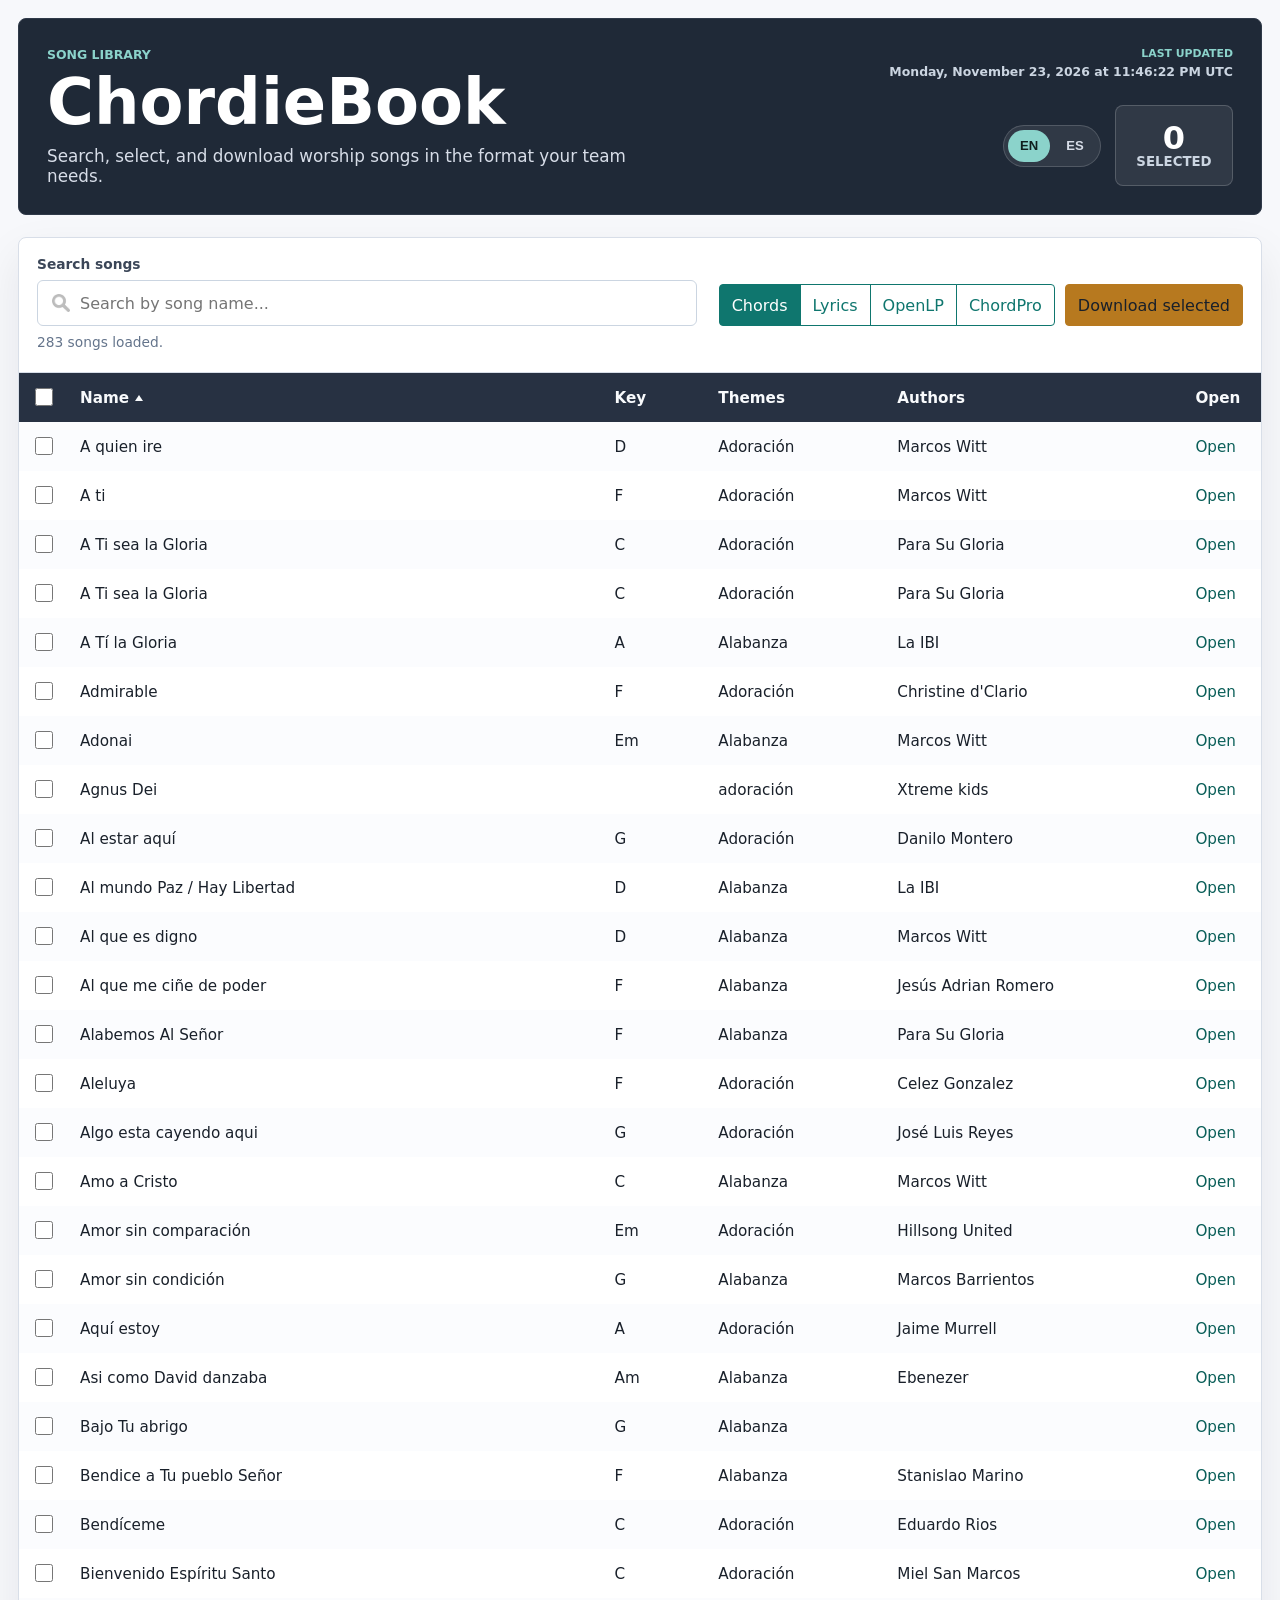
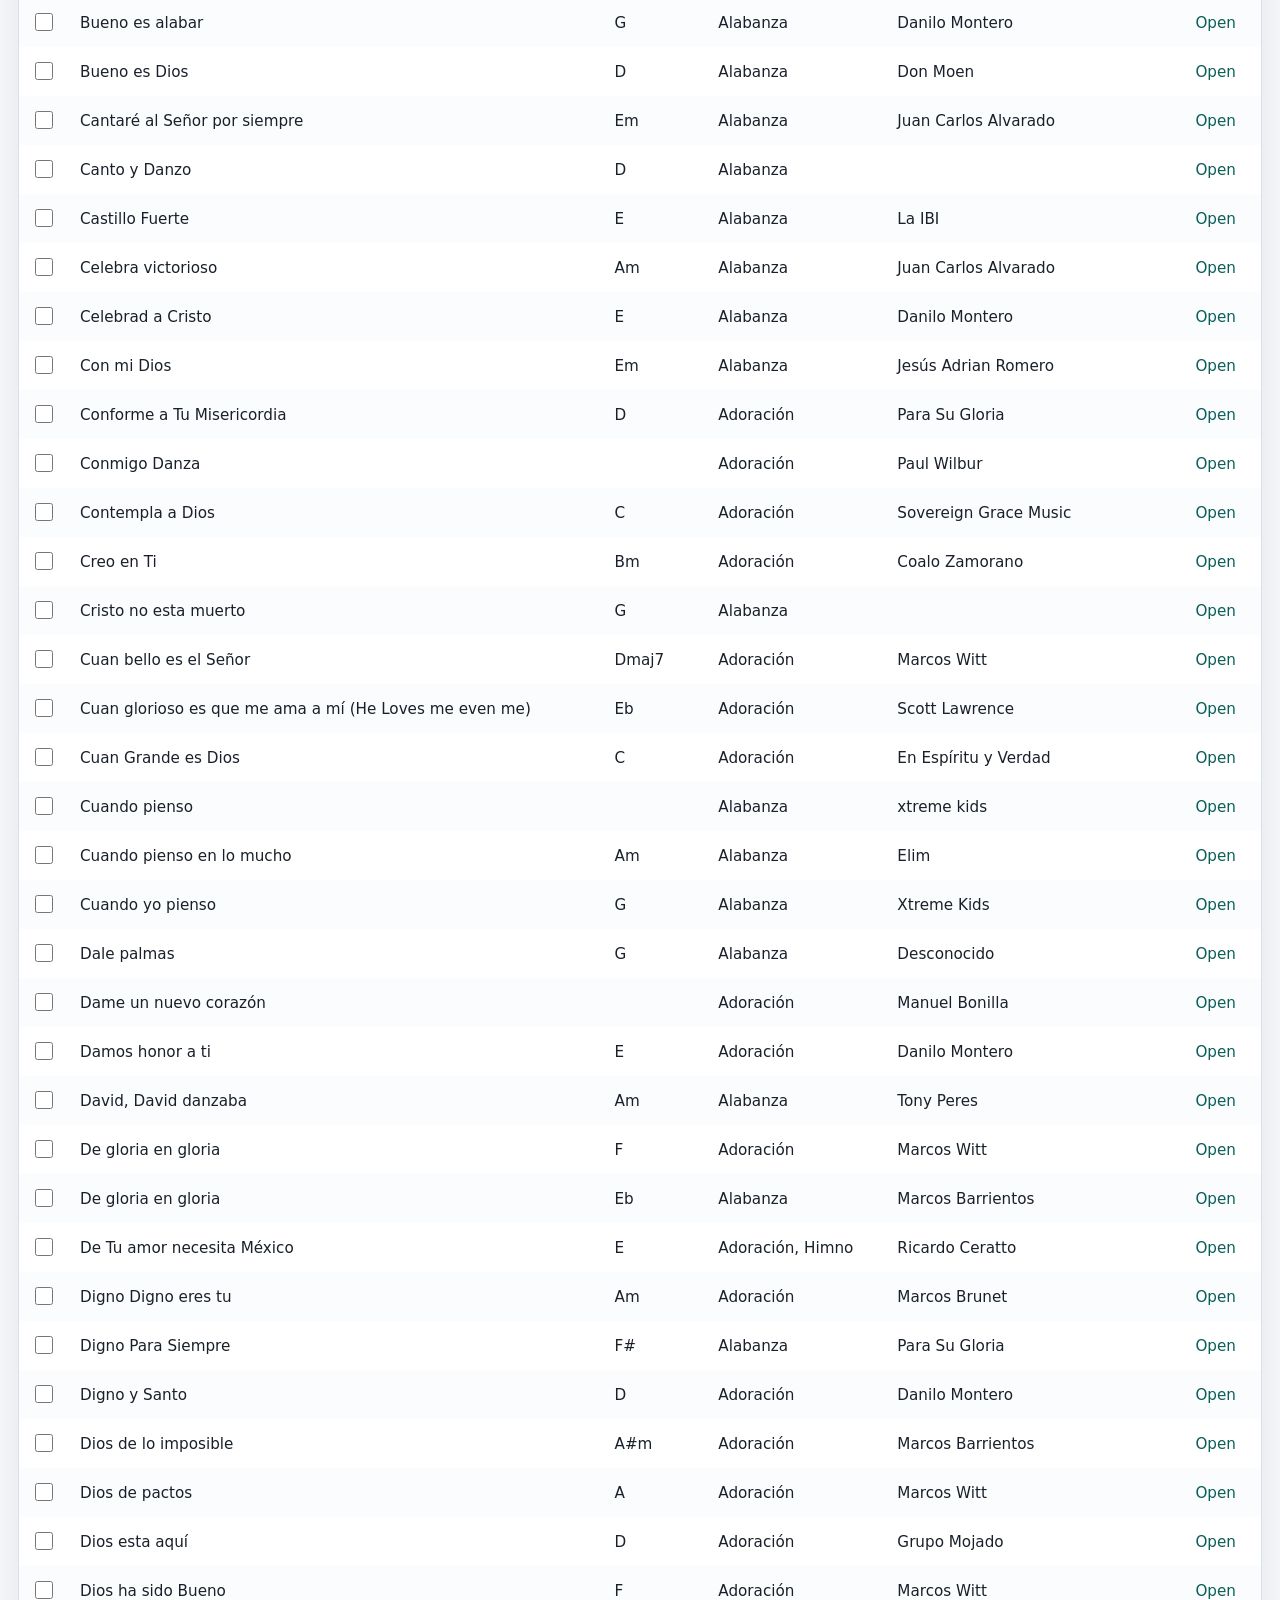
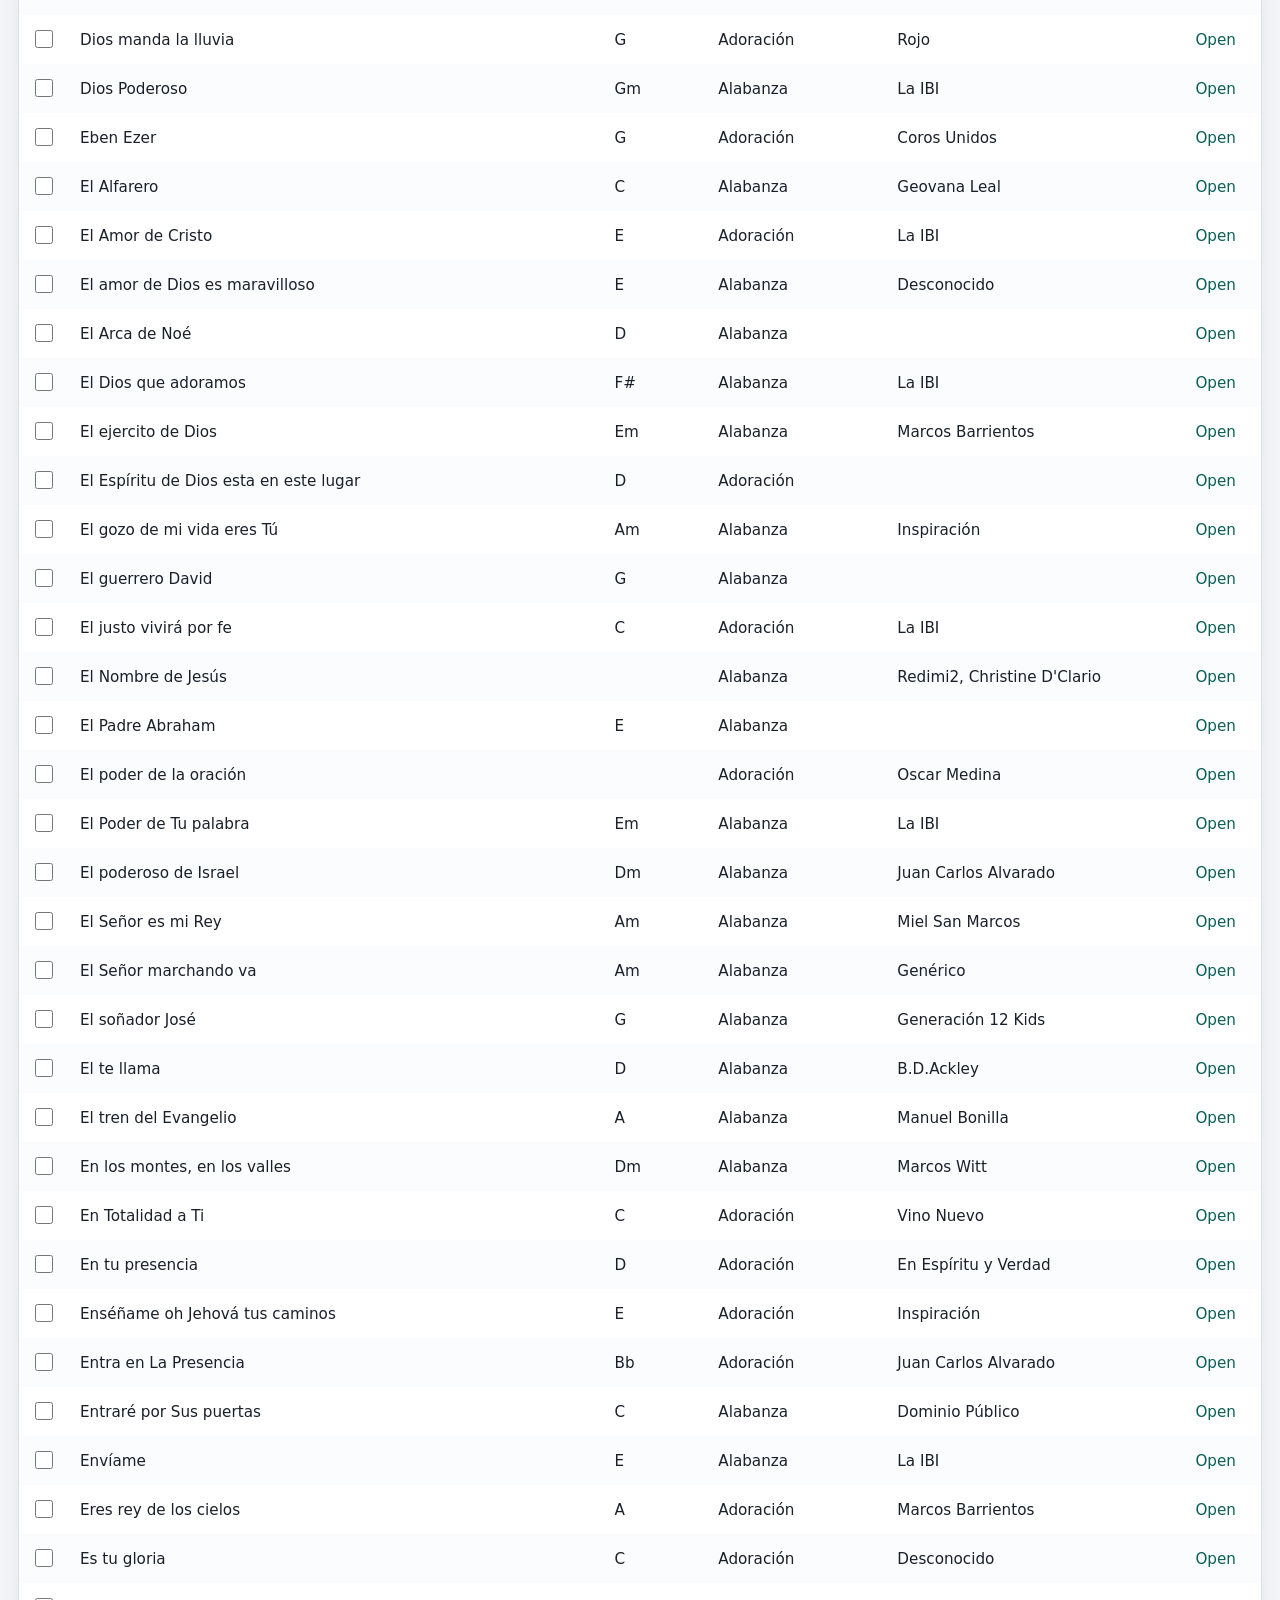
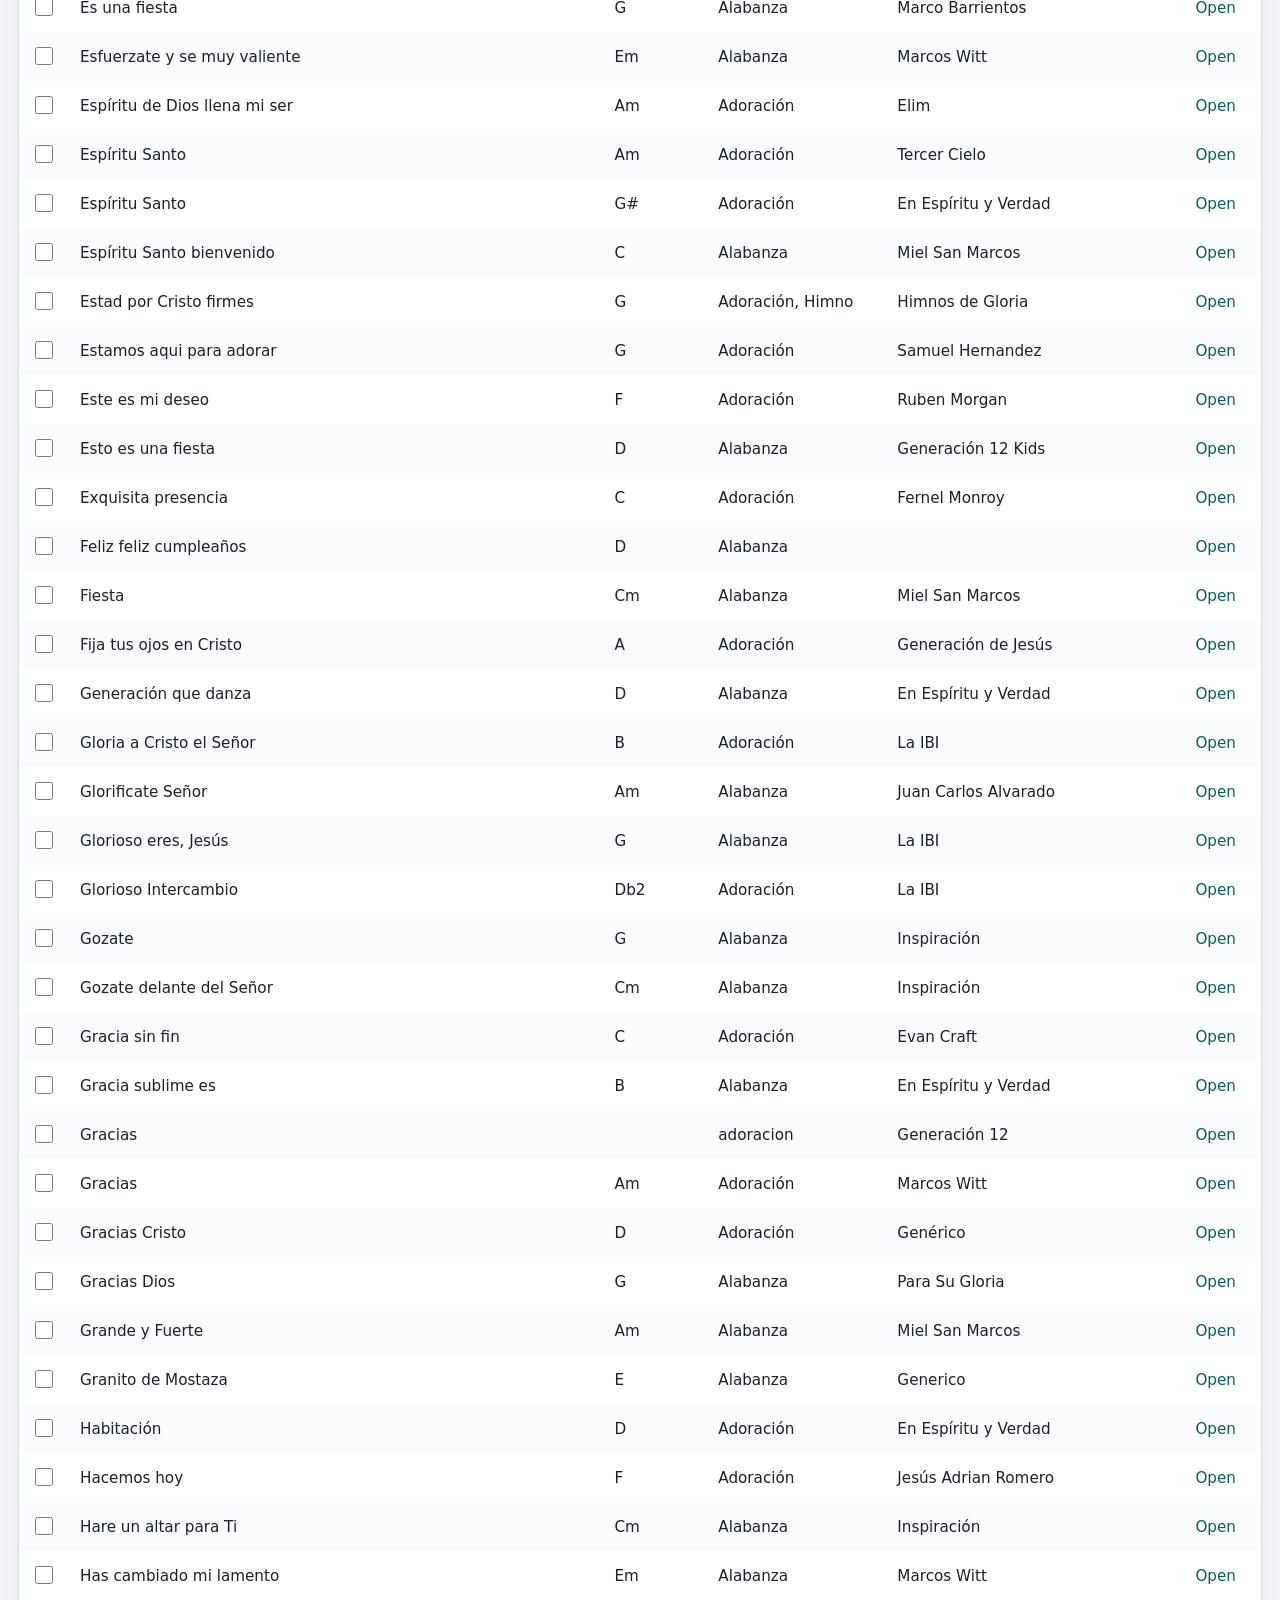
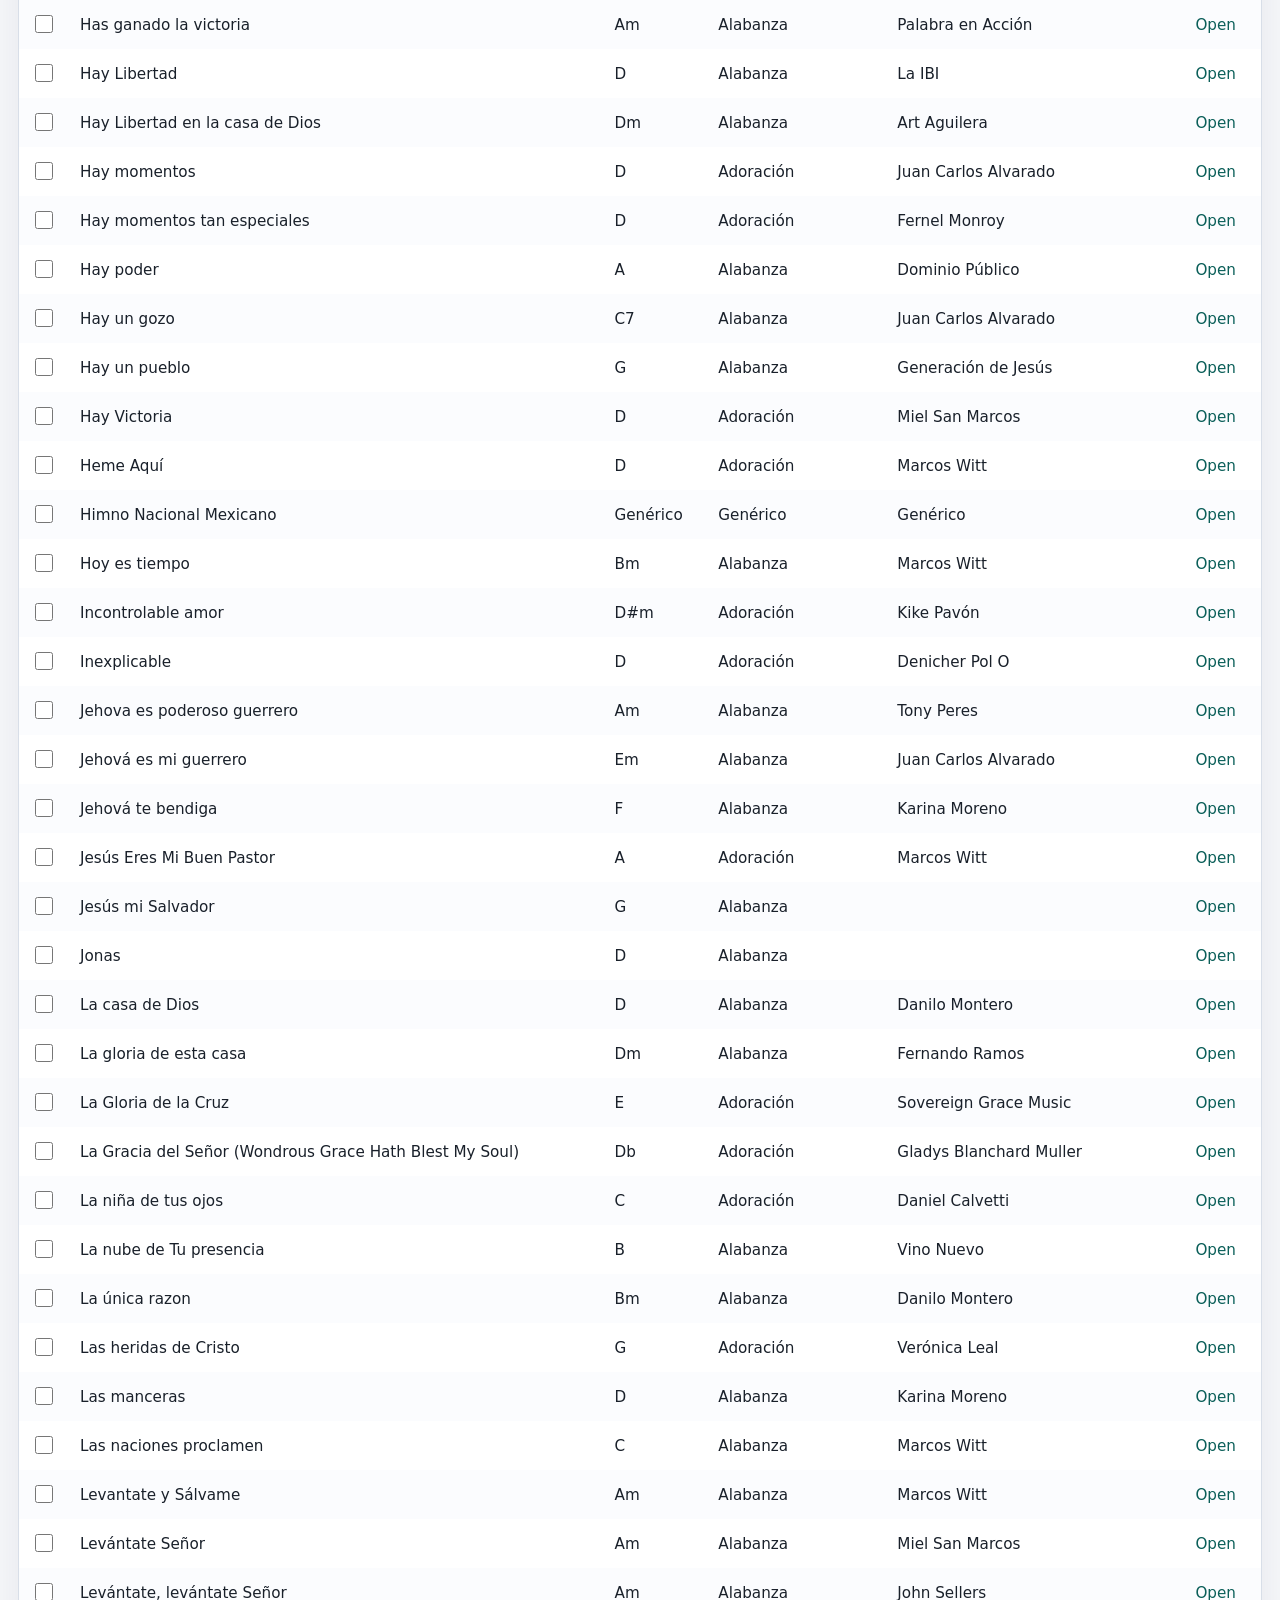
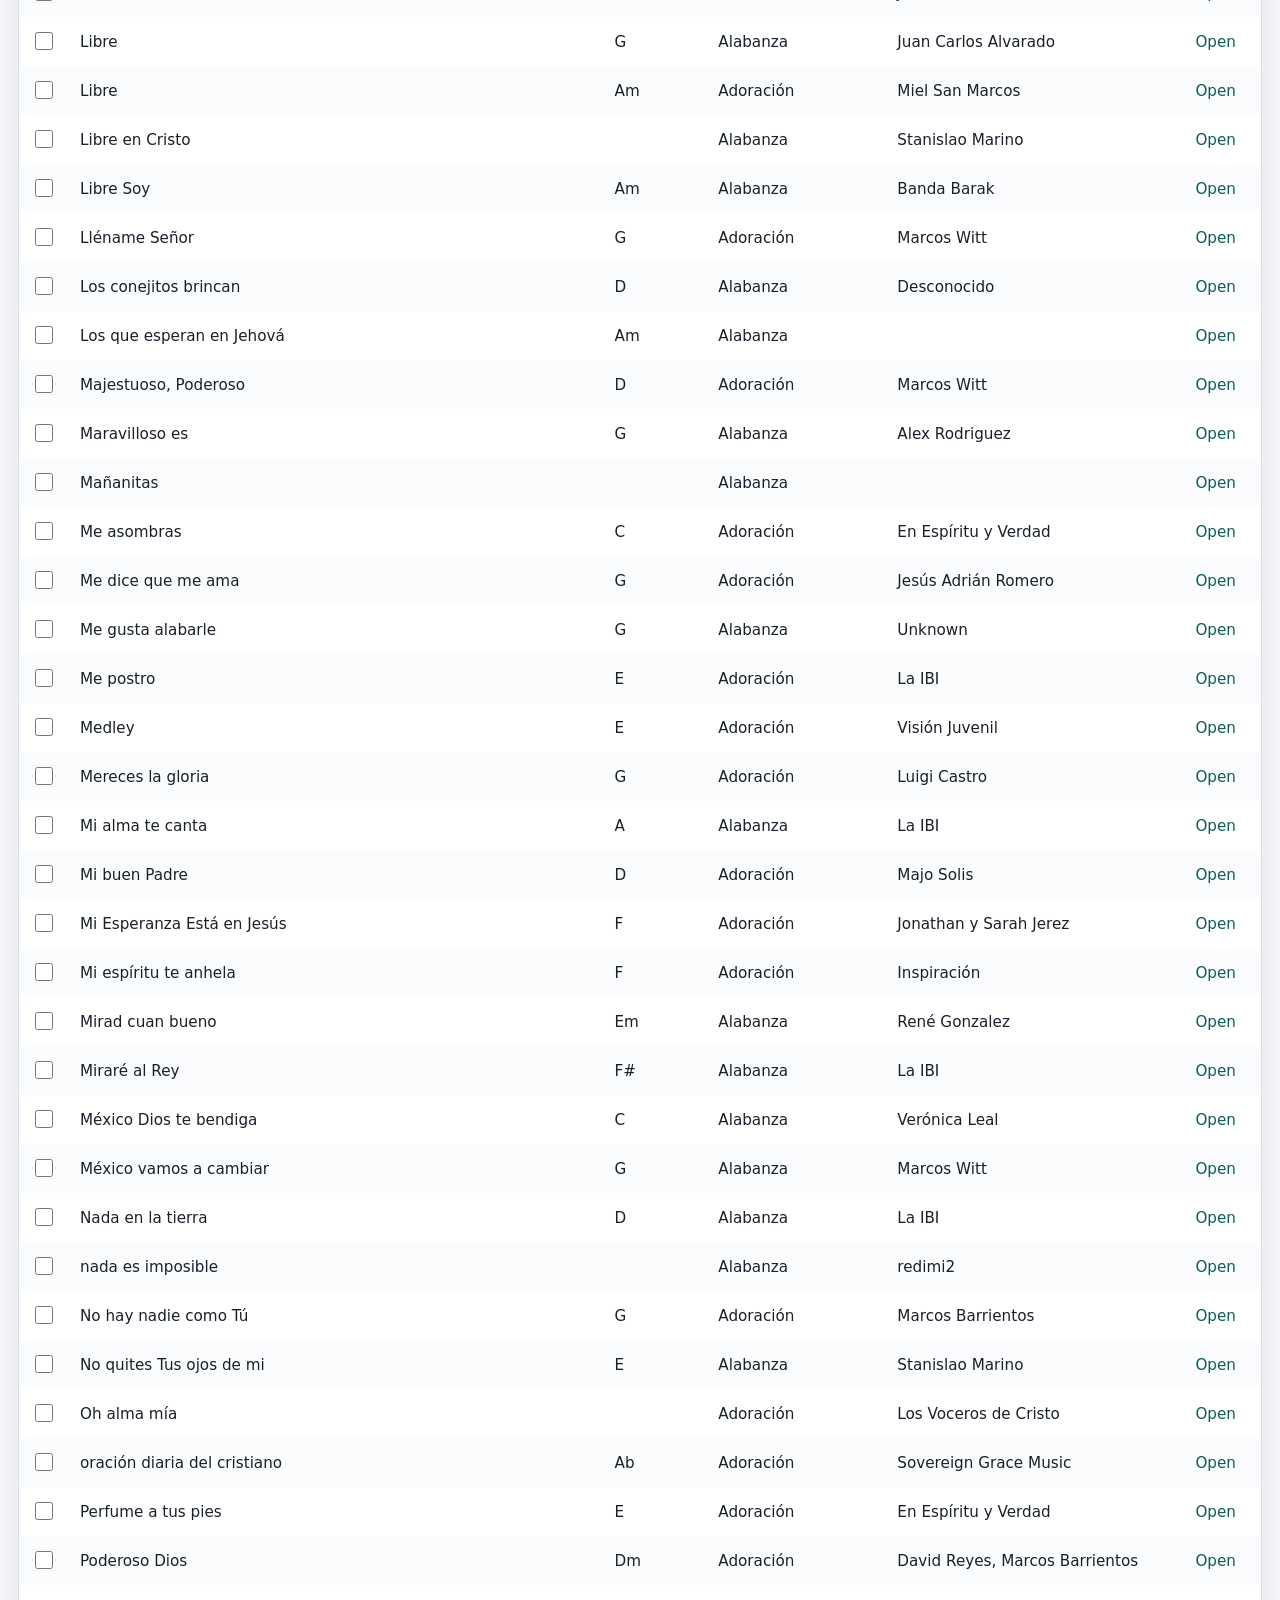
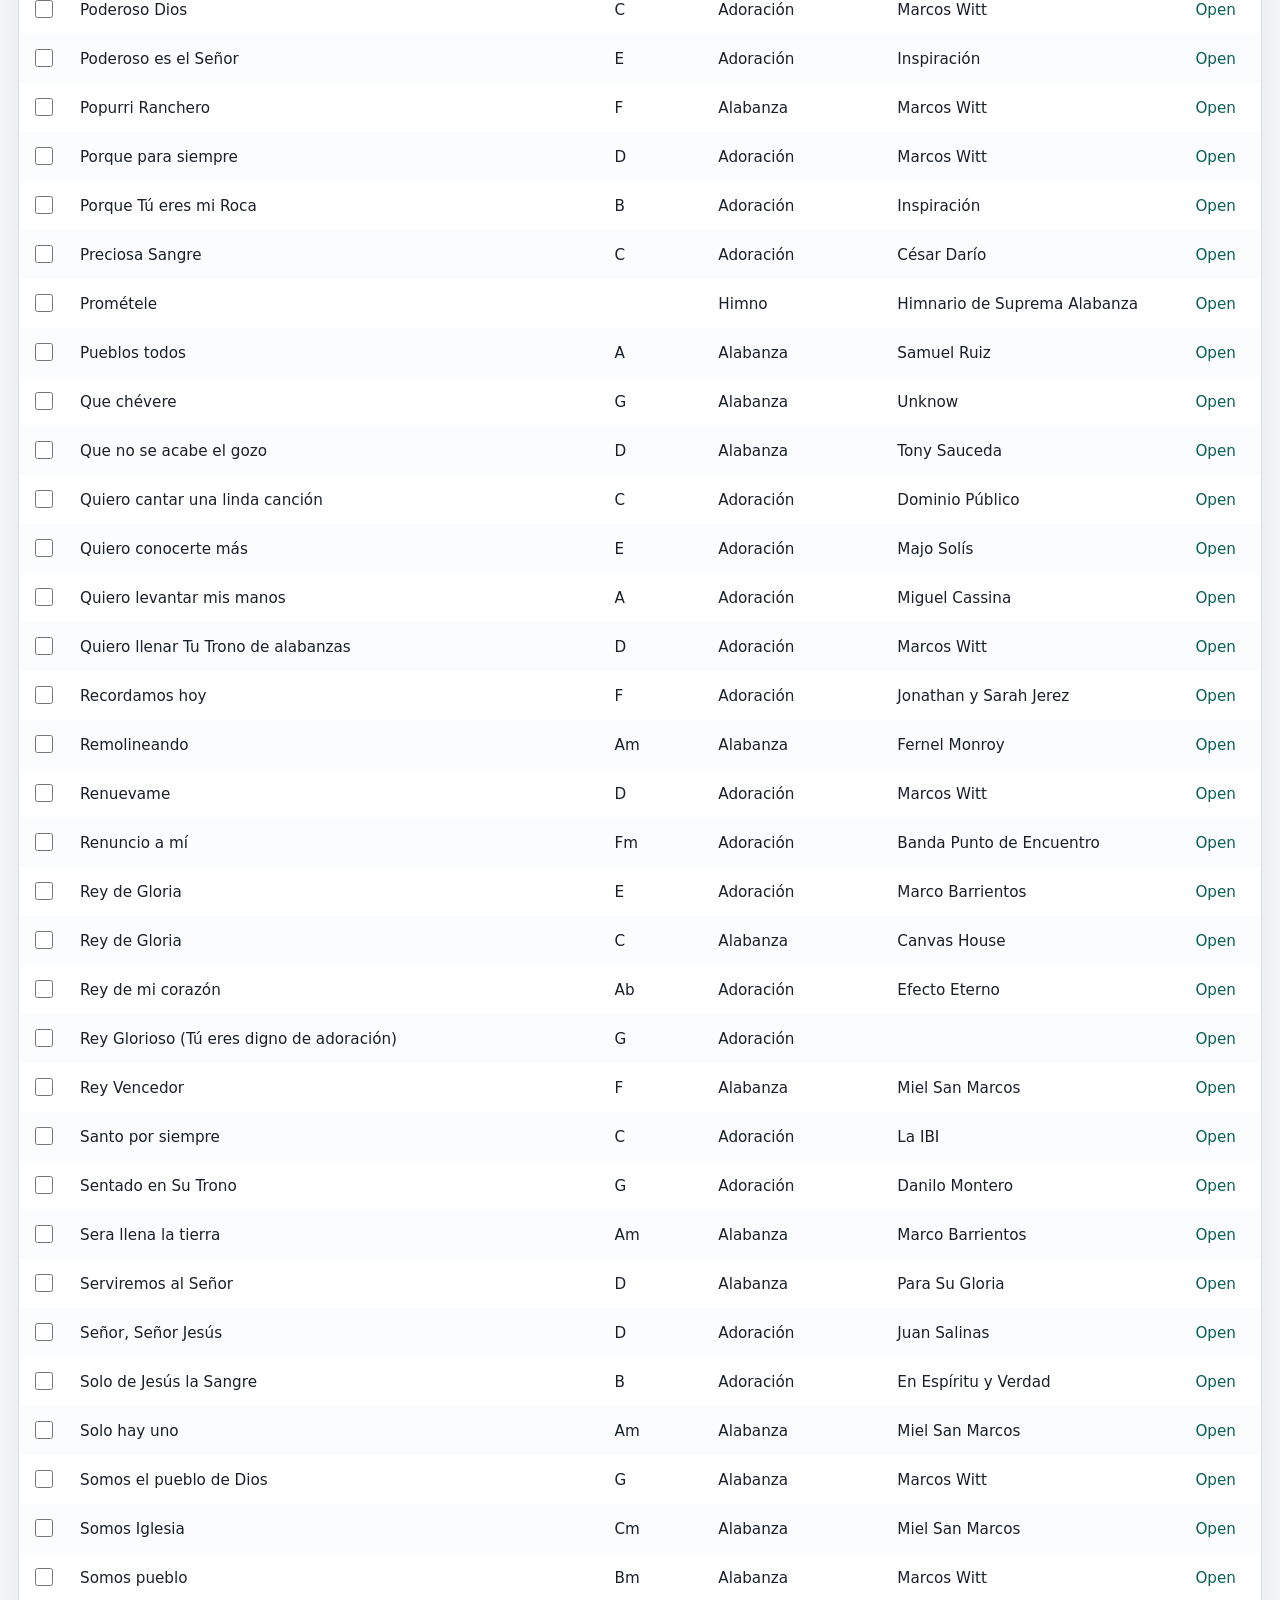
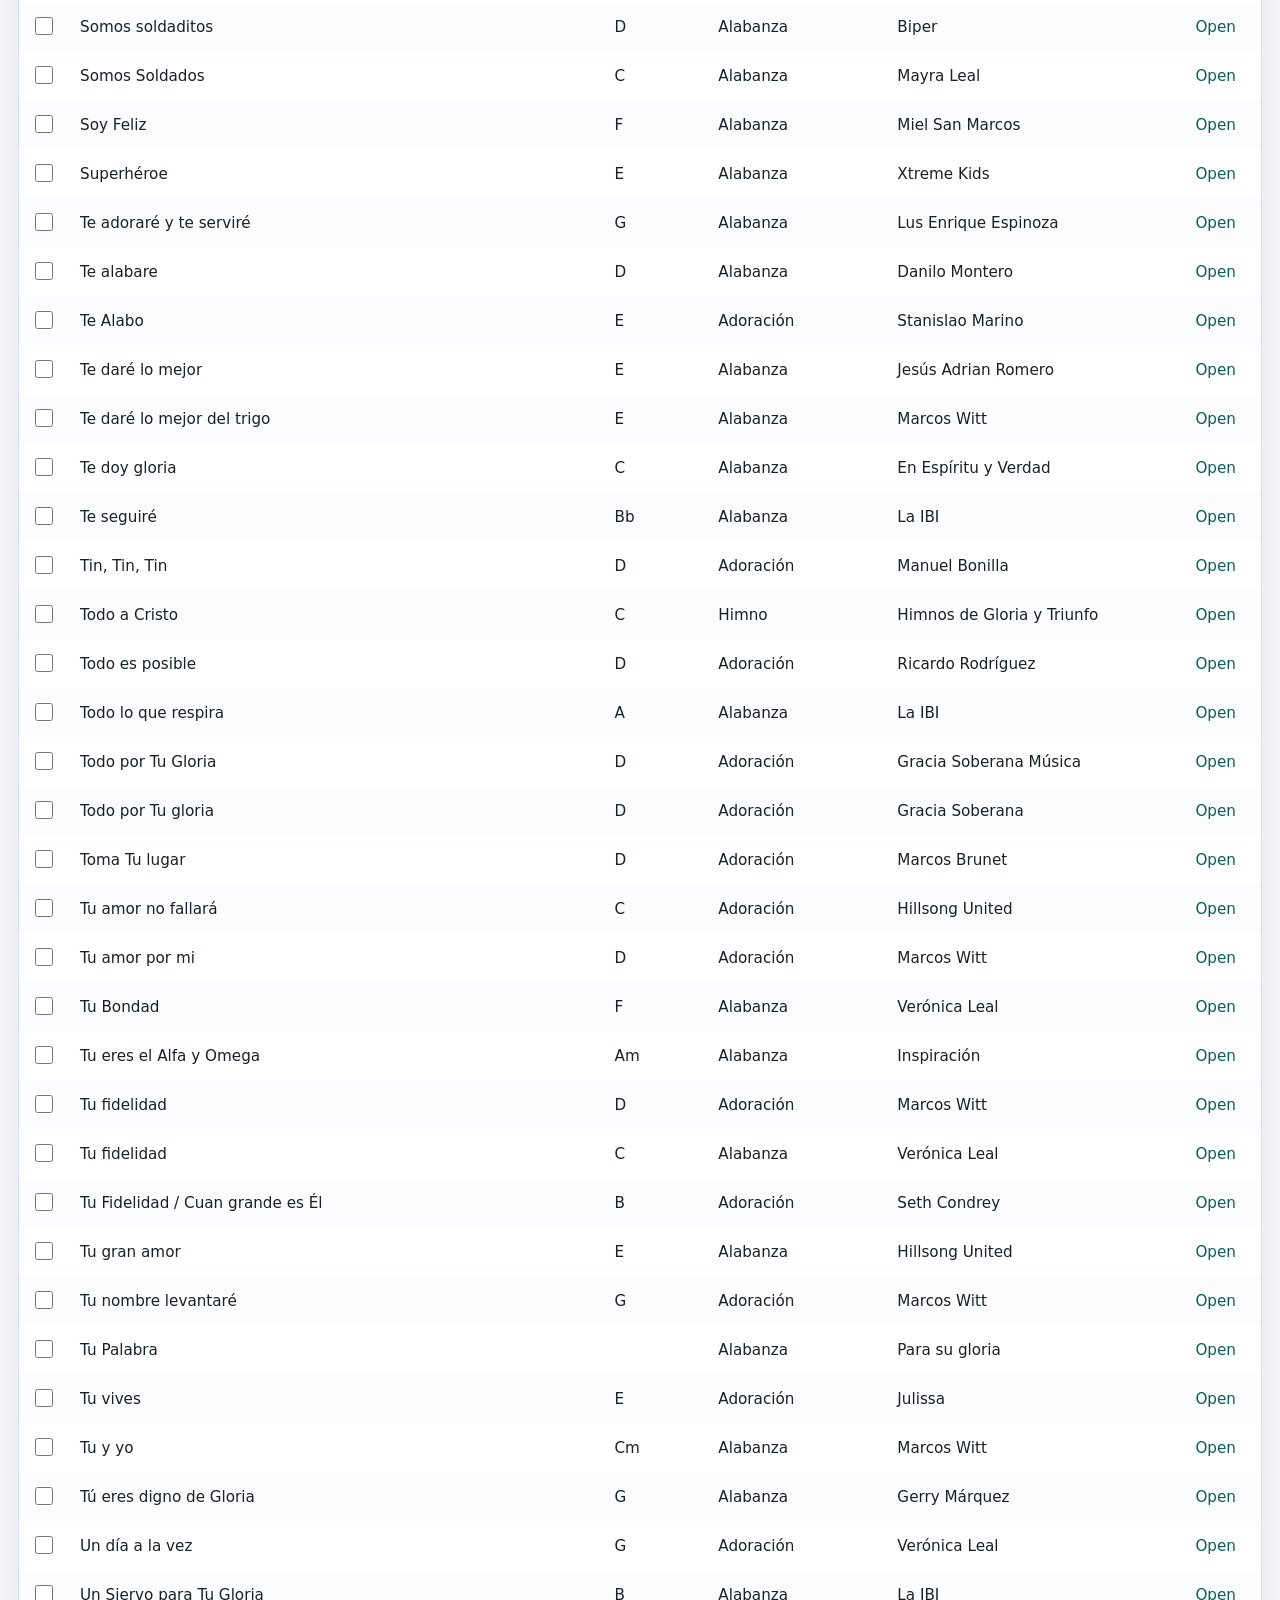
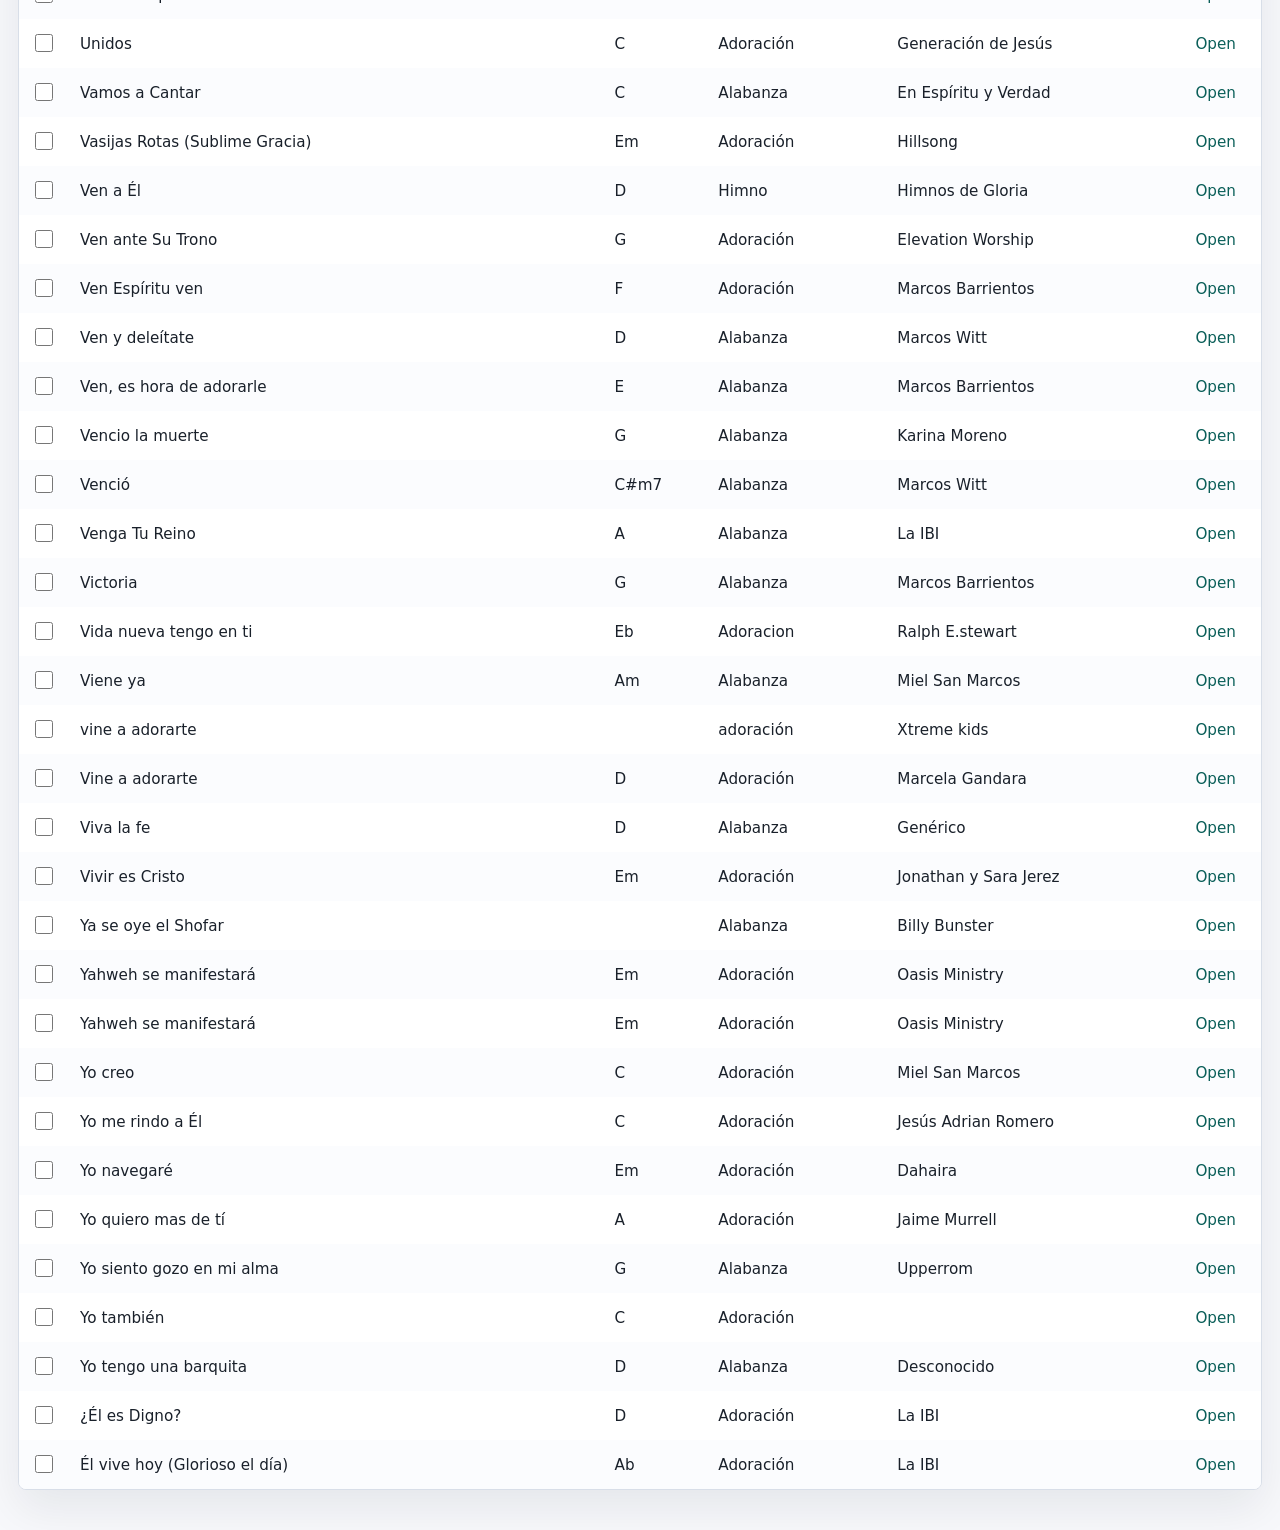
<file: index.html>
<!DOCTYPE html>
<html lang="en">
  <head>
    <meta charset="utf-8">
    <meta name="viewport" content="width=device-width, initial-scale=1">
    <title>ChordieBook</title>
    <link rel="preload" href="data/data.json" as="fetch" crossorigin="anonymous">
    <link rel="stylesheet" href="css/style.min.css">
  </head>
  <body>
    <main role="main" class="container-fluid app-main" data-download-catalog="data/downloads.json">
      <section class="top-bar" aria-labelledby="page-title">
        <div class="top-bar-copy">
          <p class="eyebrow" data-i18n="eyebrow">Song library</p>
          <h1 id="page-title">ChordieBook</h1>
          <p data-i18n="heroDescription">Search, select, and download worship songs in the format your team needs.</p>
        </div>
        <div class="top-bar-meta">
          <p class="content-updated">
            <span data-i18n="lastUpdated">Last updated</span>
            <time id="contentUpdatedAt" datetime="2026-11-23T23:46:22Z">Monday, November 23, 2026 23:46:22 UTC</time>
          </p>
          <div class="top-bar-actions">
            <div class="language-switch" role="group" aria-label="Language">
              <button type="button" class="language-option" data-language="en">EN</button>
              <button type="button" class="language-option" data-language="es">ES</button>
            </div>
            <div class="selection-meter" aria-live="polite">
              <span id="selectionCount">0</span>
              <small data-i18n="selected">selected</small>
            </div>
          </div>
        </div>
      </section>
      <section class="library-panel">
        <div class="toolbar">
          <div class="search-area">
            <label for="myInput" data-i18n="searchLabel">Search songs</label>
            <input type="search" id="myInput" class="form-control" placeholder="Search by song name..." data-i18n-placeholder="searchPlaceholder">
            <div id="catalogStatus" class="catalog-status" data-i18n="loadingCatalog">Loading catalog...</div>
          </div>
          <div class="mobile-sort-controls" aria-label="Sort songs">
            <label for="mobileSortColumn" data-i18n="sortBy">Sort by</label>
            <div class="mobile-sort-row">
              <select id="mobileSortColumn" class="mobile-sort-select">
                <option value="name" data-i18n="name">Name</option>
                <option value="key" data-i18n="key">Key</option>
                <option value="themes" data-i18n="themes">Themes</option>
                <option value="authors" data-i18n="authors">Authors</option>
              </select>
              <button type="button" id="mobileSortDirection" class="mobile-sort-direction" data-i18n="sortAscending" aria-label="Sort direction">Asc</button>
            </div>
          </div>
          <div class="download-area">
            <div class="btn-group download-options" id="downloadType" role="group" aria-label="Download format">
	    <input type="radio" class="btn-check" name="btnradio"
		   id="btnradio1" autocomplete="off" value="chords" checked>
	    <label class="btn btn-outline-primary" for="btnradio1" data-i18n="chords">Chords</label>

	    <input type="radio" class="btn-check" name="btnradio"
		   id="btnradio2" autocomplete="off" value="lyrics">
	    <label class="btn btn-outline-primary" for="btnradio2" data-i18n="lyrics">Lyrics</label>

	    <input type="radio" class="btn-check" name="btnradio"
		   id="btnradio3" autocomplete="off" value="openlp">
	    <label class="btn btn-outline-primary" for="btnradio3">OpenLP</label>

	    <input type="radio" class="btn-check" name="btnradio"
		   id="btnradio4" autocomplete="off" value="chordpro">
	    <label class="btn btn-outline-primary" for="btnradio4">ChordPro</label>
            </div>
	    <button type="button" class="btn btn-primary download-button" onClick="download()" data-i18n="downloadSelected">Download selected</button>
          </div>
        </div>
        <div class="table-shell">
        <table id="myTable"
	       class="table table-striped table-hover table-sm song-table"
	       >
          <thead class="table-dark">
            <tr>
	    <th class="song-select-cell"><input type="checkbox" id="selectAllSongs"></th>
            <th scope="col" data-column="name" aria-sort="ascending"><button type="button" class="sort-button" data-sort="name" data-i18n="name">Name</button></th>
	    <th scope="col" data-column="key" aria-sort="none"><button type="button" class="sort-button" data-sort="key" data-i18n="key">Key</button></th>
	    <th scope="col" data-column="themes" aria-sort="none"><button type="button" class="sort-button" data-sort="themes" data-i18n="themes">Themes</button></th>
	    <th scope="col" data-column="authors" aria-sort="none"><button type="button" class="sort-button" data-sort="authors" data-i18n="authors">Authors</button></th>
            <th scope="col" data-column="action" data-i18n="open">Open</th>
            </tr>
          </thead>
	          <tbody></tbody>
        </table>
        </div>
      </section>
      <div id="result"></div>
      <div id="downloadReviewModal" class="modal-backdrop" hidden>
        <section class="download-review" role="dialog" aria-modal="true" aria-labelledby="downloadReviewTitle">
          <div class="download-review-header">
            <div>
              <p class="download-review-eyebrow" data-i18n="downloadReviewEyebrow">Review download</p>
              <h2 id="downloadReviewTitle" data-i18n="downloadReviewTitle">Selected songs</h2>
            </div>
            <button type="button" class="modal-icon-button" id="closeDownloadReview" aria-label="Close" data-i18n-aria-label="close">&times;</button>
          </div>
          <ol id="downloadReviewList" class="download-review-list"></ol>
          <p id="downloadReviewEmpty" class="download-review-empty" data-i18n="downloadReviewEmpty" hidden>No songs selected for download.</p>
          <p id="downloadReviewStatus" class="download-review-status" aria-live="polite" hidden></p>
          <div class="download-review-actions">
            <button type="button" class="btn review-cancel-button" id="cancelDownloadReview" data-i18n="cancel">Cancel</button>
            <button type="button" class="btn review-confirm-button" id="confirmDownloadReview" data-i18n="confirmDownload">Confirm download</button>
          </div>
        </section>
      </div>
	<script src="js/vendor/jszip.min.js"></script>
	<script src="js/script.min.js"></script>
    </main>
  </body>
</html>
</file>
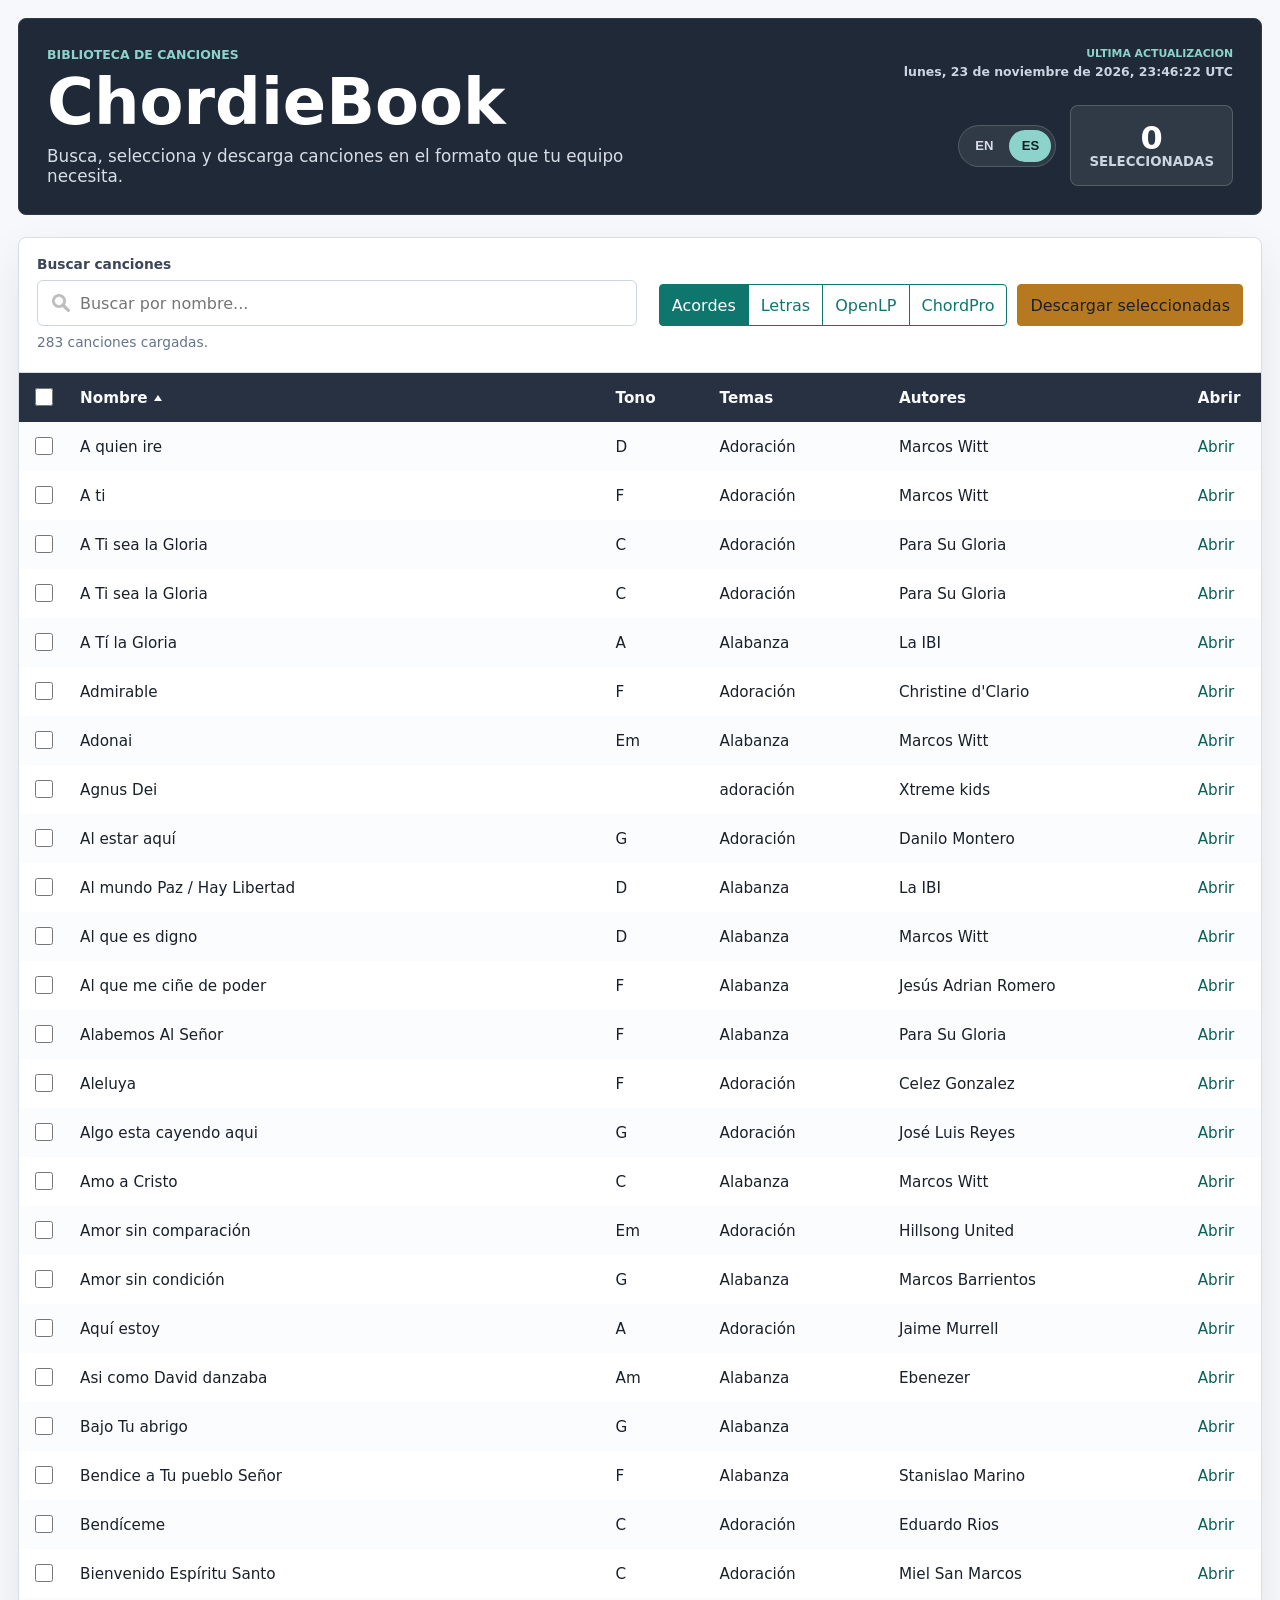
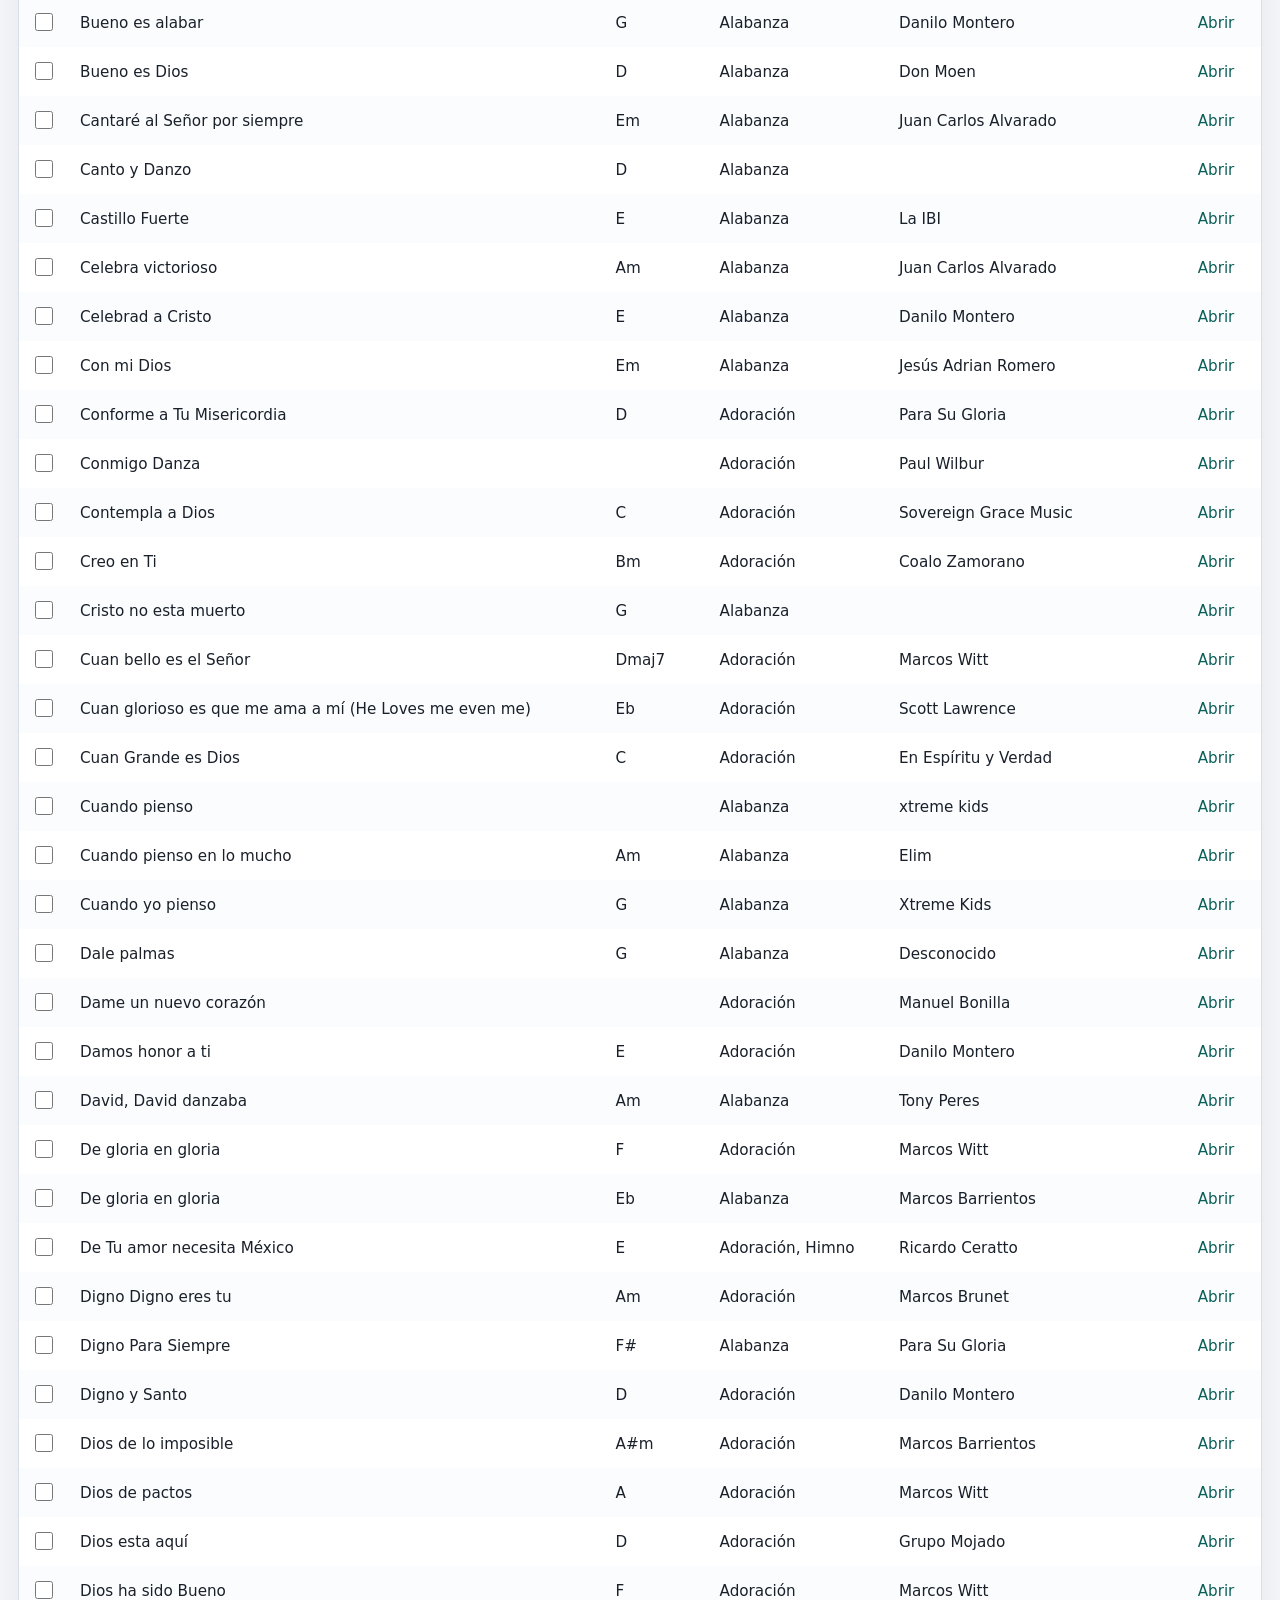
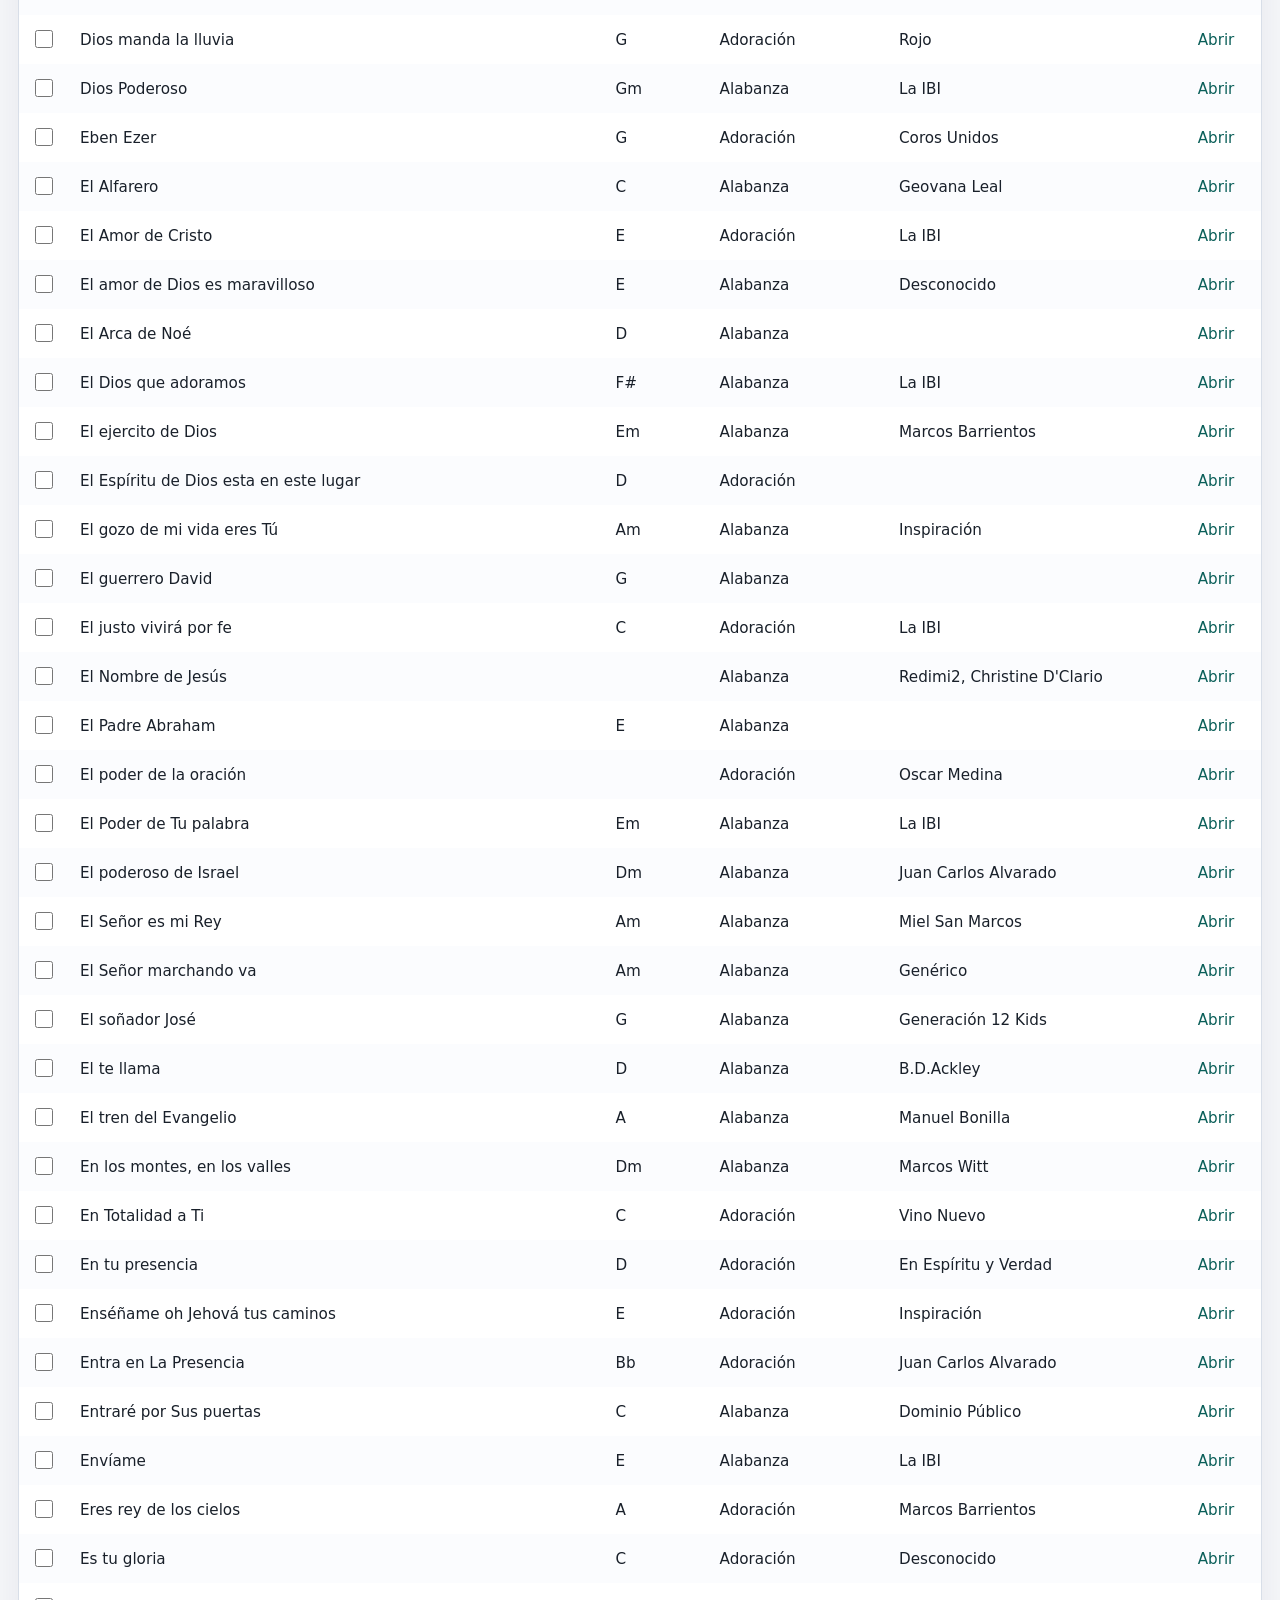
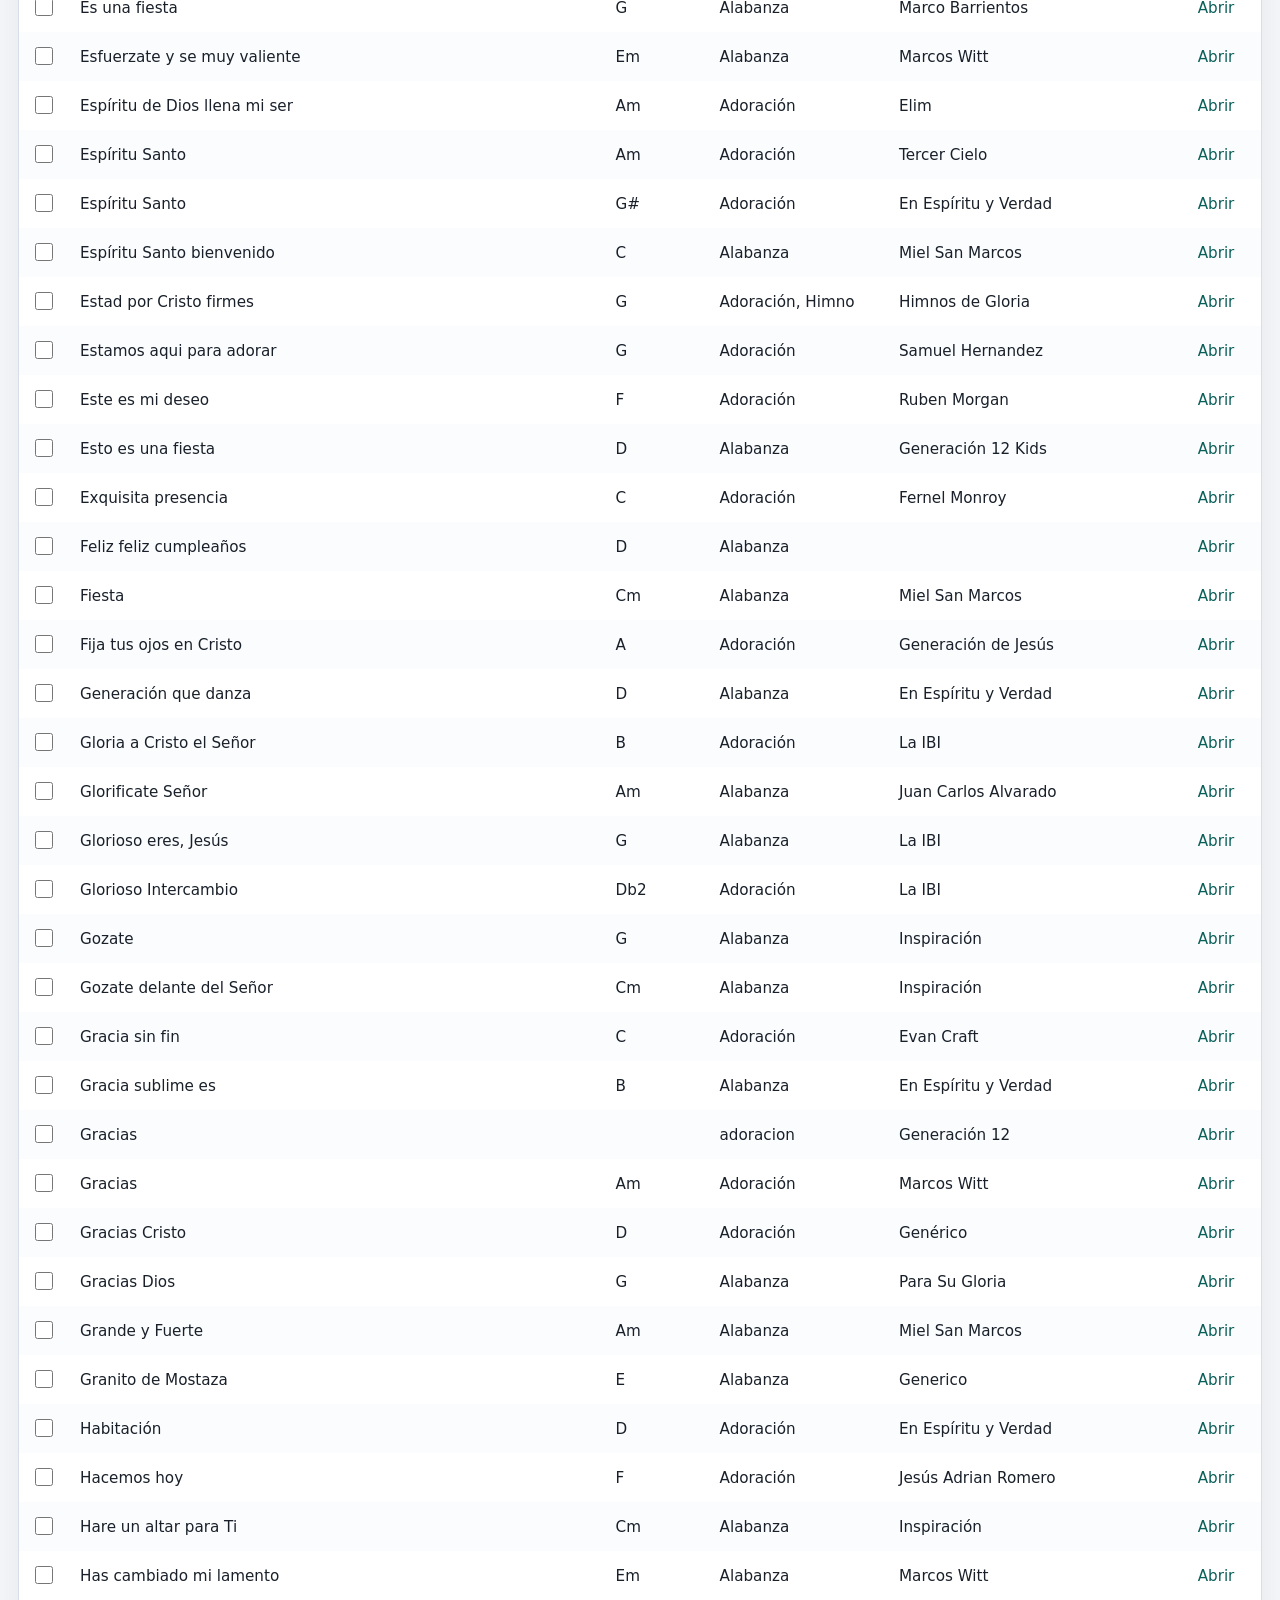
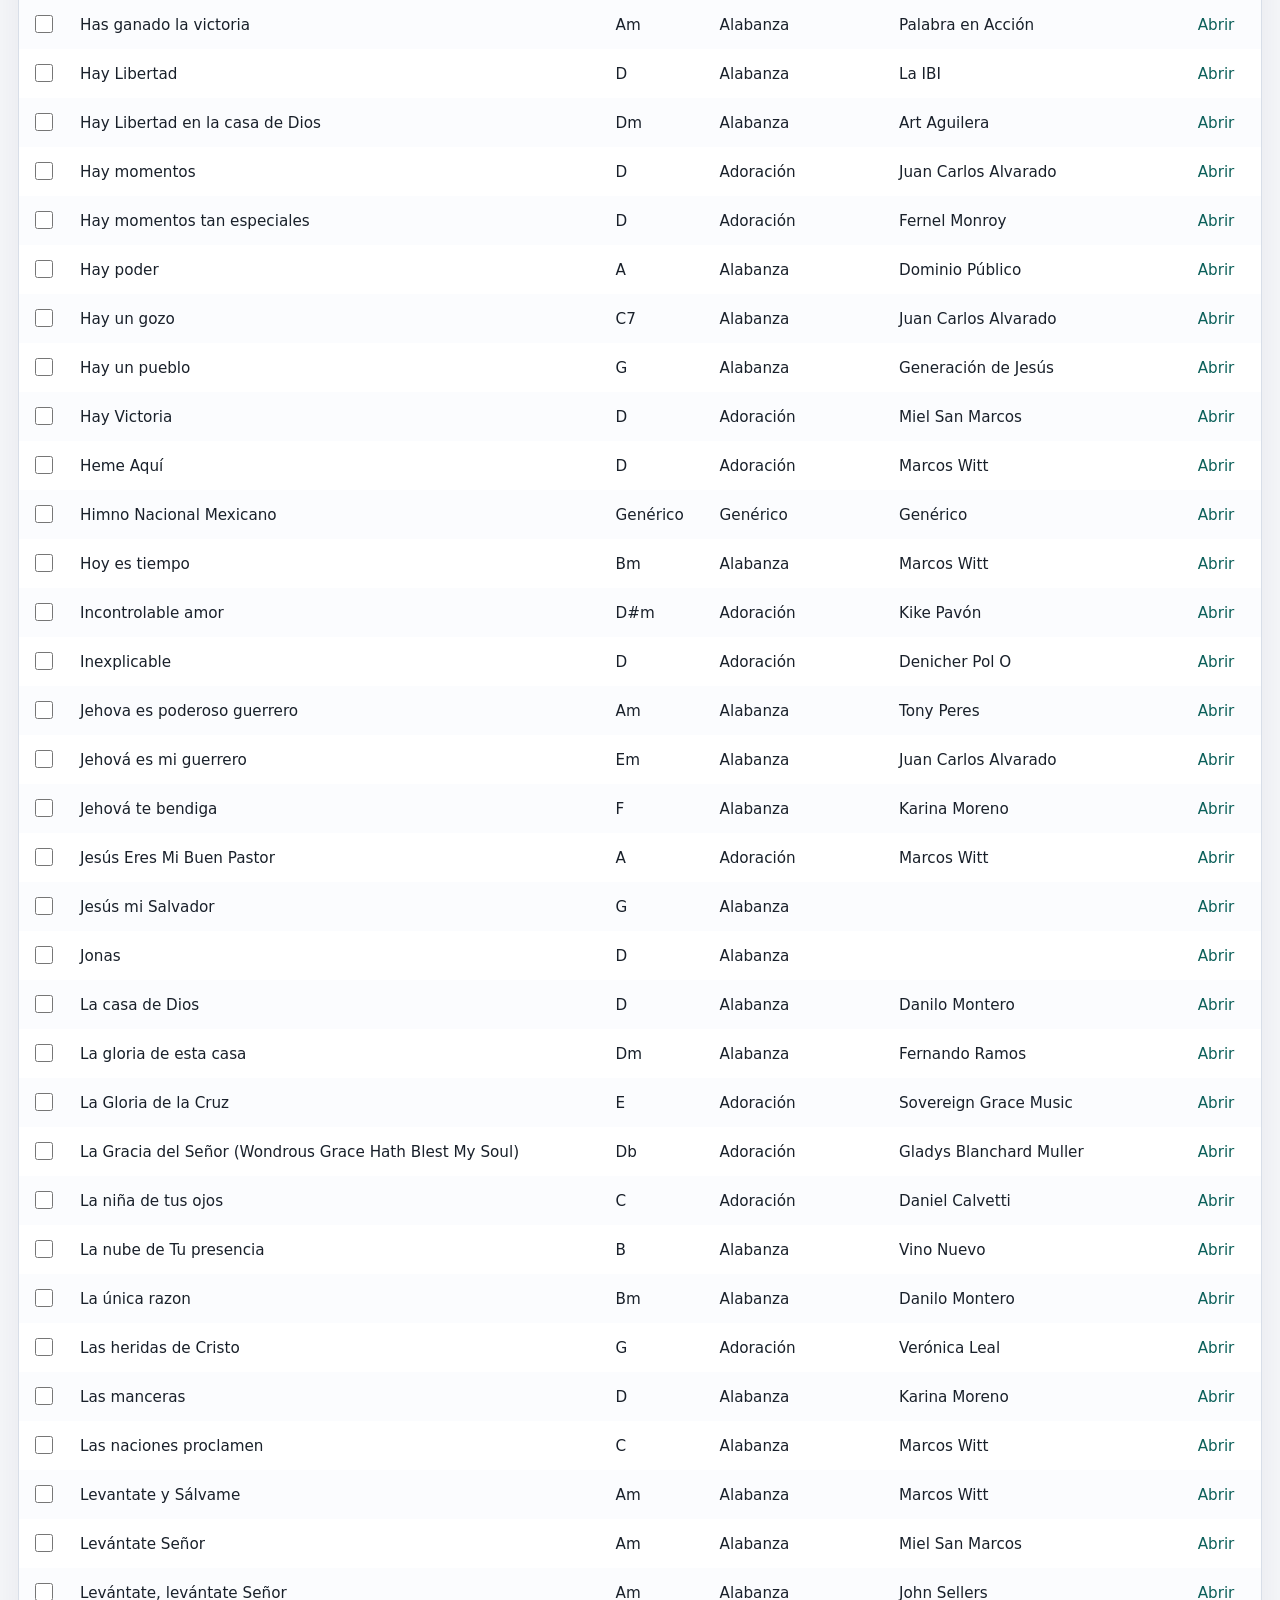
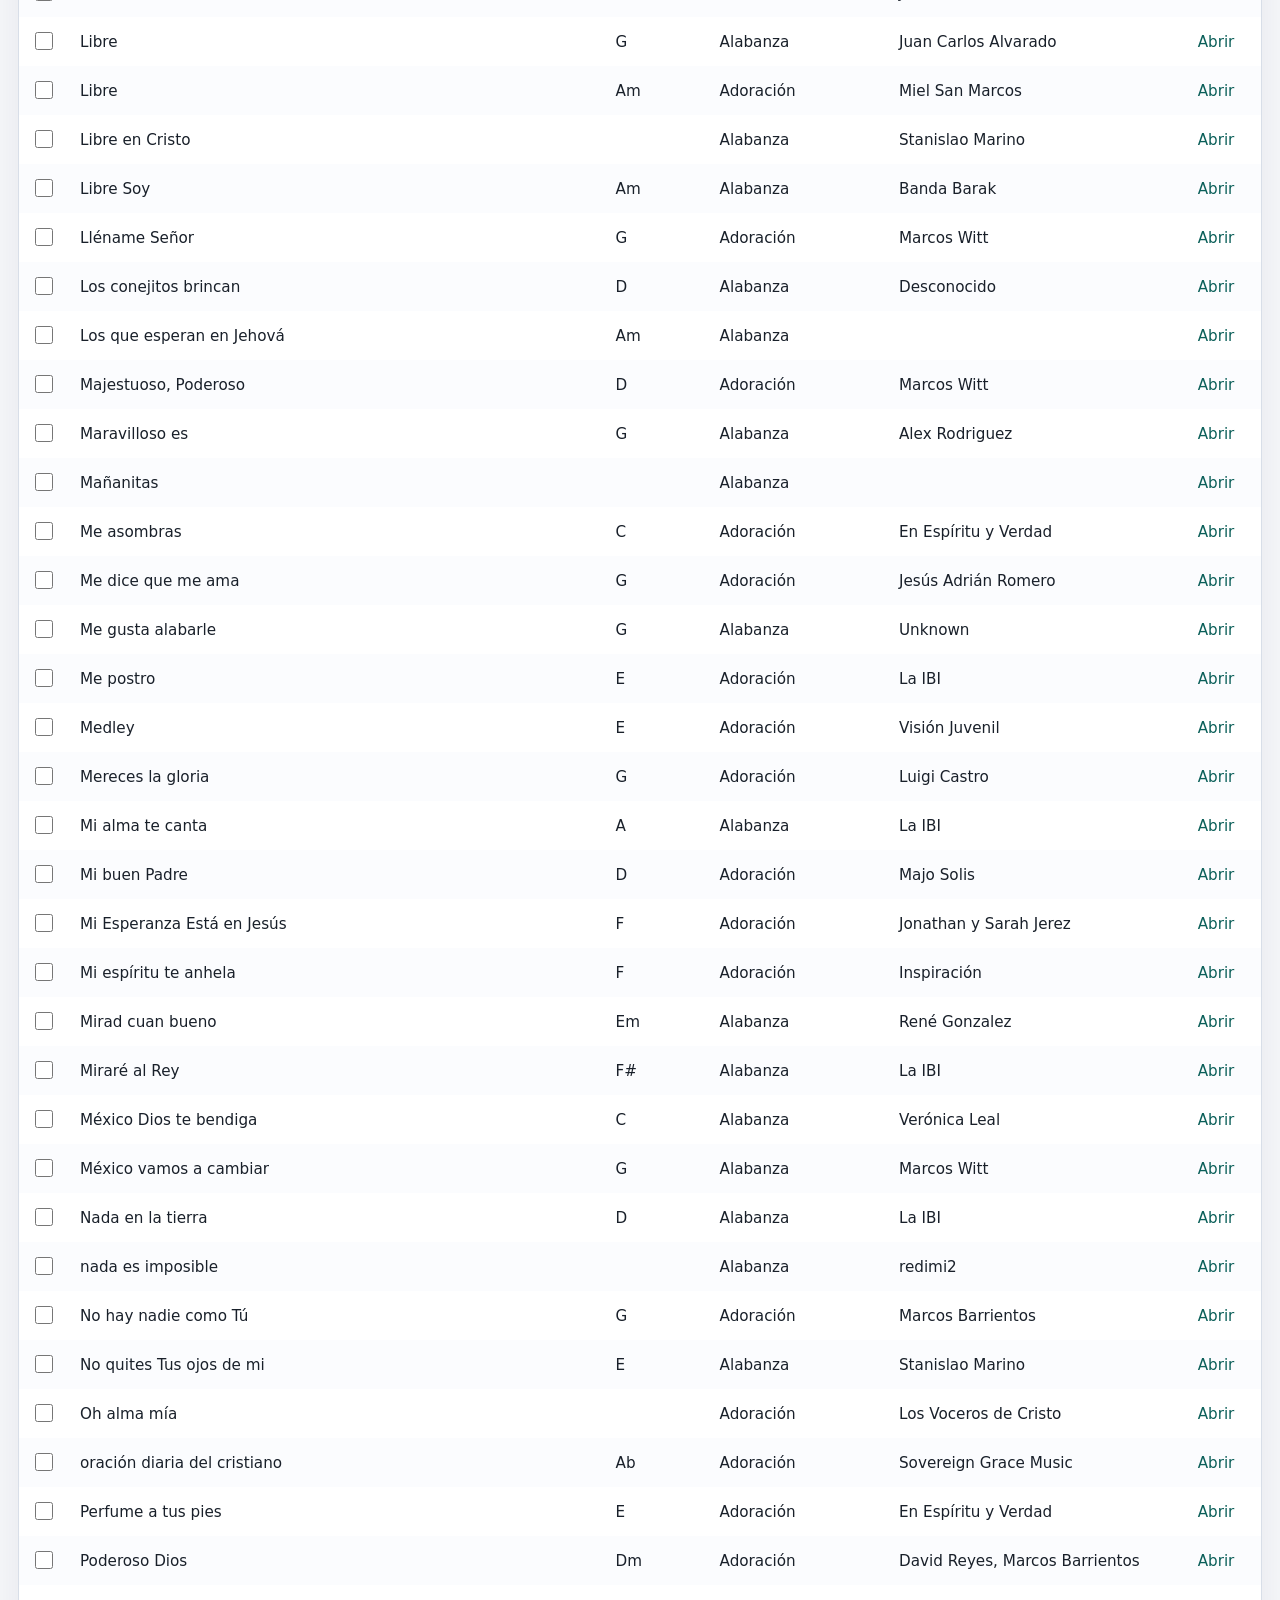
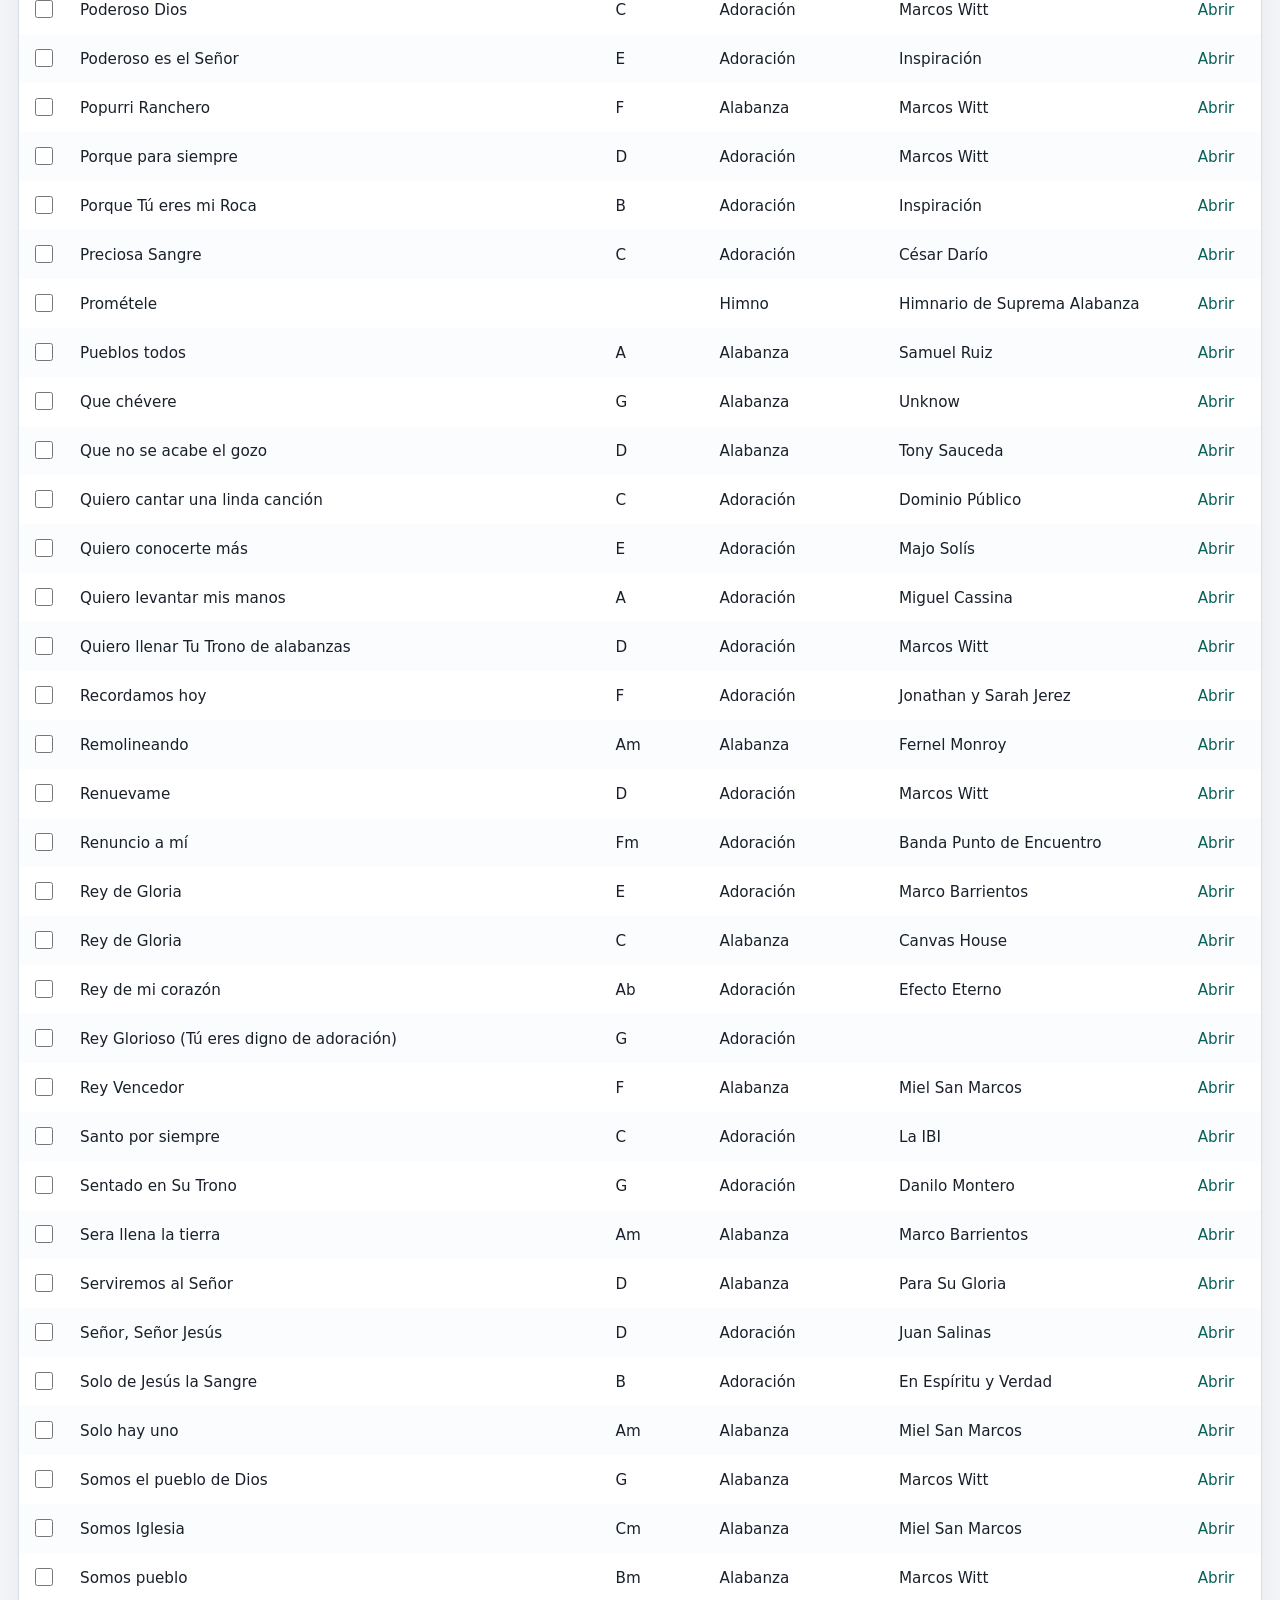
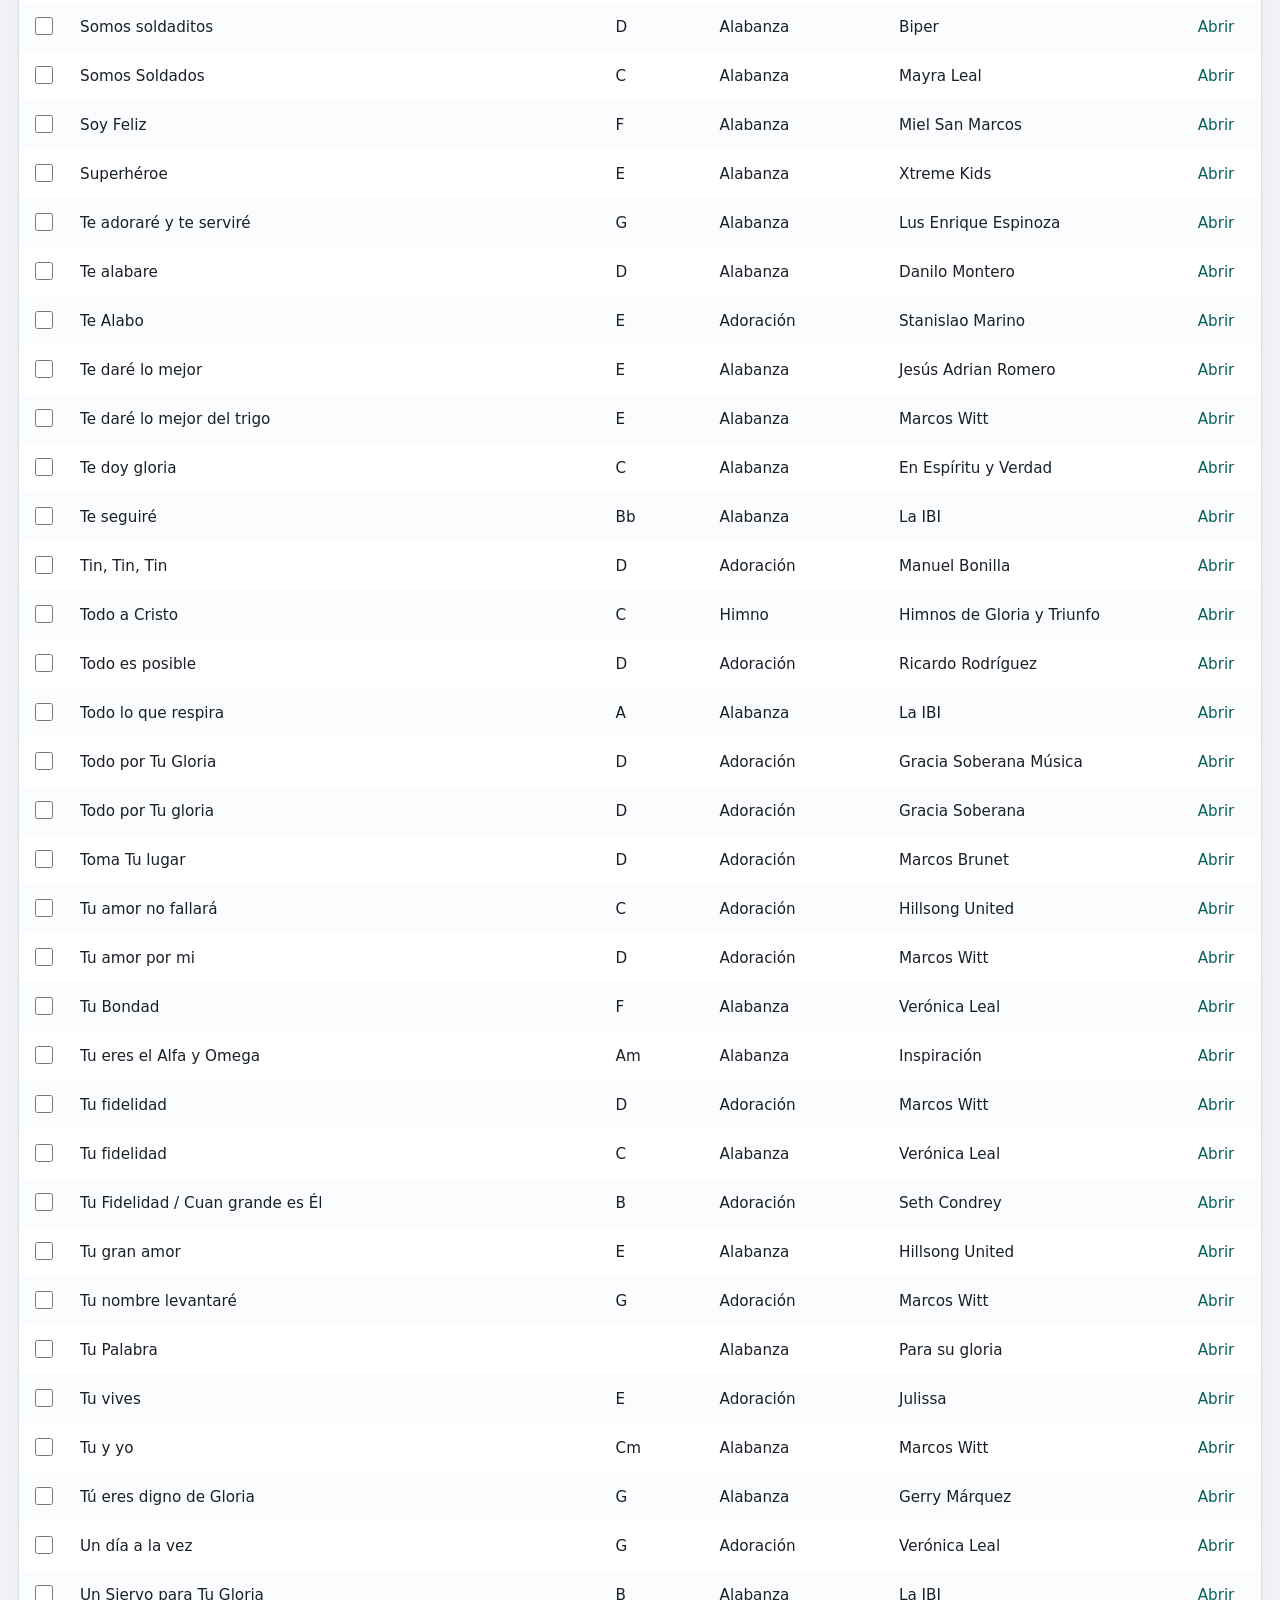
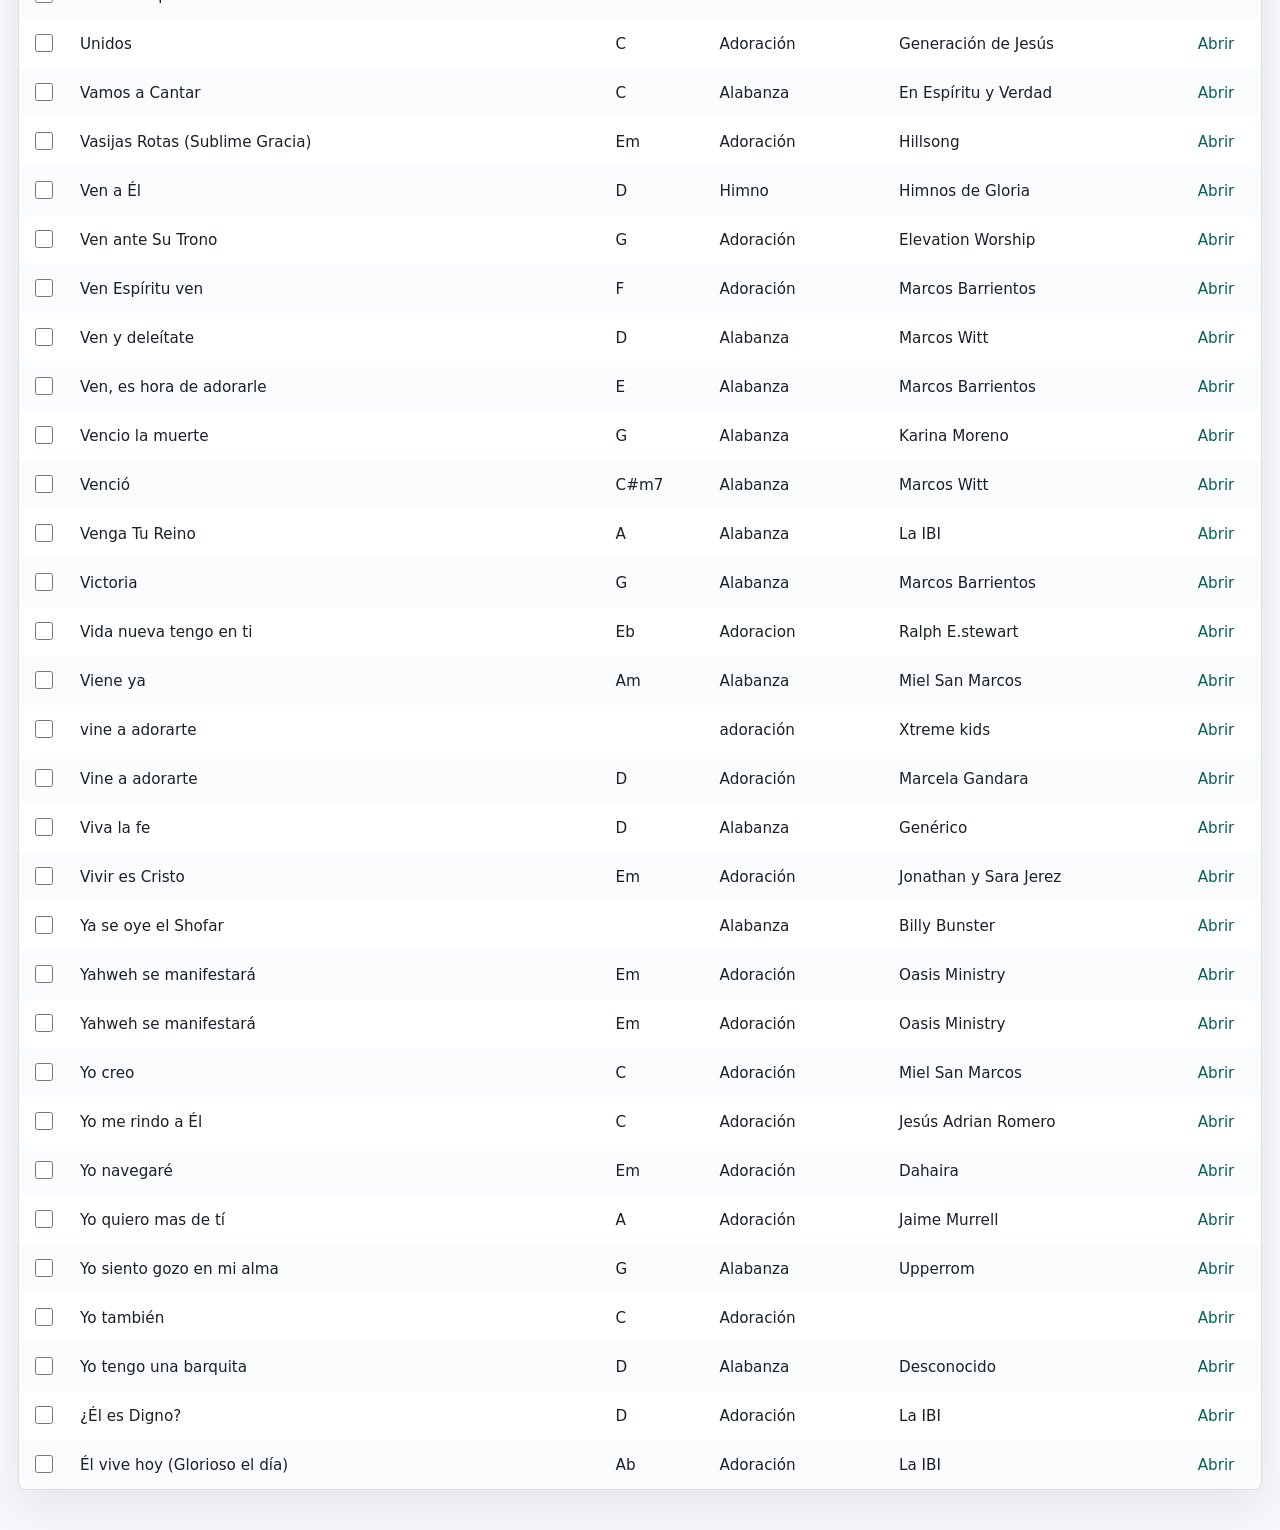
<file: es/index.html>
<!DOCTYPE html>
<html lang="es">
  <head>
    <meta charset="utf-8">
    <meta name="viewport" content="width=device-width, initial-scale=1">
    <meta http-equiv="refresh" content="0; url=../">
    <title>ChordieBook</title>
    <script>
      try {
        window.localStorage.setItem("chordiebook.language", "es");
      } catch (error) {
        // The root page will still use browser-language detection.
      }
      window.location.replace("../");
    </script>
  </head>
  <body>
    <p><a href="../">Continuar a ChordieBook</a></p>
  </body>
</html>
</file>
<file: css/style.min.css>
:root{--surface: #ffffff;--surface-soft: #f7f8fb;--ink: #19202a;--muted: #64748b;--line: #d8dee8;--accent: #0f766e;--accent-strong: #0b5f59;--gold: #b7791f;--header: #151923}*{box-sizing:border-box}body{min-height:100vh;margin:0;color:var(--ink);background:var(--surface-soft);font-family:system-ui,-apple-system,BlinkMacSystemFont,Segoe UI,sans-serif}.container-fluid{width:100%;margin-right:auto;margin-left:auto}.app-main{max-width:1440px;padding:18px 18px 40px}.top-bar{display:grid;grid-template-columns:minmax(0,1fr) auto;align-items:end;justify-content:space-between;gap:28px;margin-bottom:22px;padding:28px;color:#fff;background:#1f2937;border:1px solid #303a49;border-radius:8px}.top-bar-copy{max-width:720px}.eyebrow{margin:0 0 8px;color:#8bd3cb;font-size:.78rem;font-weight:700;letter-spacing:0;text-transform:uppercase}.top-bar h1{margin:0;font-size:4rem;font-weight:750;line-height:1}.top-bar-copy p:last-child{margin:12px 0 0;max-width:580px;color:#d7dde8;font-size:1.05rem}.top-bar-meta{display:grid;align-self:stretch;align-content:space-between;justify-items:end;gap:16px}.content-updated{display:grid;gap:3px;margin:0;color:#cbd5e1;font-size:.78rem;line-height:1.25;text-align:right}.content-updated span{color:#8bd3cb;font-size:.68rem;font-weight:800;text-transform:uppercase}.content-updated time{font-weight:650}.top-bar-actions{display:grid;grid-template-columns:auto auto;align-items:center;justify-content:end;gap:14px}.language-switch{display:inline-flex;gap:4px;padding:4px;background:#ffffff14;border:1px solid rgba(255,255,255,.16);border-radius:999px}.language-option{min-width:42px;min-height:32px;padding:4px 10px;color:#d7dde8;font-size:.82rem;font-weight:800;background:transparent;border:0;border-radius:999px}.language-option:hover,.language-option:focus{color:#fff;outline:none}.language-option.is-active{color:#10201f;background:#8bd3cb}.selection-meter{display:grid;min-width:118px;padding:16px 18px;text-align:center;background:#ffffff14;border:1px solid rgba(255,255,255,.18);border-radius:8px}.selection-meter span{font-size:2rem;font-weight:800;line-height:1}.selection-meter small{color:#cbd5e1;font-weight:650;text-transform:uppercase}.library-panel{background:var(--surface);border:1px solid var(--line);border-radius:8px;box-shadow:0 18px 45px #0f172a14;overflow:hidden}.toolbar{display:grid;grid-template-columns:minmax(320px,1fr) auto;gap:22px;align-items:center;padding:18px;border-bottom:1px solid var(--line)}.search-area label{display:block;margin-bottom:8px;color:#3b4658;font-size:.86rem;font-weight:700}.catalog-status{min-height:20px;margin-top:8px;color:var(--muted);font-size:.86rem}.catalog-status.is-error{color:#b42318;font-weight:700}.mobile-sort-controls{display:none}#myInput{width:100%;min-height:46px;padding:10px 16px 10px 42px;color:var(--ink);background-color:#fff;background-image:url(searchicon.png);background-position:14px center;background-repeat:no-repeat;background-size:18px;border:1px solid #cbd5e1;border-radius:6px;box-shadow:none}.form-control{display:block;width:100%;font:inherit}#myInput:focus{border-color:var(--accent);box-shadow:0 0 0 .2rem #0f766e29;outline:none}.download-area{display:grid;grid-template-columns:auto max-content;align-items:center;justify-content:end;gap:10px;min-width:520px}.download-options{display:grid;grid-template-columns:repeat(4,minmax(78px,1fr))}.btn-group{display:inline-flex;vertical-align:middle}.btn-check{position:absolute;width:1px;height:1px;overflow:hidden;clip:rect(0,0,0,0);white-space:nowrap}.btn{display:inline-flex;align-items:center;justify-content:center;min-height:42px;padding:8px 12px;color:var(--ink);font:inherit;text-align:center;text-decoration:none;cursor:pointer;user-select:none;background:#fff;border:1px solid transparent;border-radius:4px}.download-options .btn{min-width:0;border-radius:0}#btnradio1+.btn{border-top-left-radius:4px;border-bottom-left-radius:4px}#btnradio4+.btn{border-top-right-radius:4px;border-bottom-right-radius:4px}.download-options .btn-check:not(:first-child)+.btn{margin-left:-1px}.btn-outline-primary{color:var(--accent);border-color:var(--accent)}.btn-check:checked+.btn-outline-primary,.btn-outline-primary:hover{color:#fff;background-color:var(--accent);border-color:var(--accent)}.btn-outline-primary:focus,.download-button:focus{outline:3px solid rgba(15,118,110,.22);outline-offset:2px}.download-button,.download-button:hover,.download-button:focus{min-height:42px;background:var(--gold);border-color:var(--gold);box-shadow:none}.download-button:hover{background:#9f6318;border-color:#9f6318}.mobile-sort-controls label{display:block;margin-bottom:6px;color:#3b4658;font-size:.82rem;font-weight:800}.mobile-sort-row{display:grid;grid-template-columns:minmax(0,1fr) 72px;gap:8px}.mobile-sort-select,.mobile-sort-direction{min-height:40px;color:var(--ink);font:inherit;background:#fff;border:1px solid #cbd5e1;border-radius:6px}.mobile-sort-select{width:100%;padding:8px 36px 8px 12px}.mobile-sort-direction{padding:8px 10px;color:#fff;font-weight:750;background:var(--accent);border-color:var(--accent)}.mobile-sort-select:focus,.mobile-sort-direction:focus{outline:3px solid rgba(15,118,110,.2);outline-offset:2px}.modal-backdrop{position:fixed;inset:0;z-index:20;display:grid;place-items:center;padding:18px;background:#0f172a75}.modal-backdrop[hidden]{display:none}.download-review{display:grid;grid-template-rows:auto minmax(0,1fr) auto;width:min(680px,100%);max-height:min(720px,calc(100vh - 36px));overflow:hidden;background:#fff;border:1px solid var(--line);border-radius:8px;box-shadow:0 28px 80px #0f172a47}.download-review-header{display:flex;align-items:flex-start;justify-content:space-between;gap:16px;padding:18px;border-bottom:1px solid var(--line)}.download-review-eyebrow{margin:0 0 4px;color:var(--accent-strong);font-size:.74rem;font-weight:800;text-transform:uppercase}.download-review h2{margin:0;color:#1f2937;font-size:1.35rem;line-height:1.2}.modal-icon-button{display:inline-flex;align-items:center;justify-content:center;width:36px;height:36px;color:#475569;font:inherit;font-size:1.4rem;line-height:1;cursor:pointer;background:#f8fafc;border:1px solid var(--line);border-radius:6px}.modal-icon-button:hover,.review-cancel-button:hover{background:#eef2f7}.download-review-list{display:grid;gap:8px;min-height:0;margin:0;padding:12px 18px;overflow-y:auto;list-style:none;counter-reset:download-item}.download-review-item{display:grid;grid-template-columns:minmax(0,1fr) 40px;gap:12px;align-items:center;padding:12px;cursor:grab;background:#f8fafc;border:1px solid var(--line);border-radius:8px;counter-increment:download-item;touch-action:none;user-select:none}.download-review-item:active{cursor:grabbing}.download-review-item.is-dragging{position:relative;z-index:2;background:#eef7f6;border-color:#0f766e59;box-shadow:0 14px 30px #0f172a24;opacity:.86;pointer-events:none}.download-review-song{display:grid;grid-template-columns:auto minmax(0,1fr);gap:10px;align-items:center;min-width:0}.download-review-song:before{content:counter(download-item);display:inline-flex;align-items:center;justify-content:center;width:28px;height:28px;color:var(--accent-strong);font-size:.8rem;font-weight:800;background:#eef7f6;border:1px solid rgba(15,118,110,.2);border-radius:999px}.download-review-name{display:block;min-width:0;color:#1f2937;font-weight:760;overflow-wrap:anywhere}.download-review-meta{display:block;margin-top:2px;color:var(--muted);font-size:.82rem}.review-remove-button{display:inline-flex;align-items:center;justify-content:center;width:36px;height:36px;padding:0;color:#9f1239;font:inherit;font-size:1rem;font-weight:800;line-height:1;cursor:pointer;background:#fff;border:1px solid #fecdd3;border-radius:999px}.review-remove-button:hover{background:#fff1f2;border-color:#fda4af}.download-review-empty{margin:0;padding:28px 18px;color:var(--muted);text-align:center}.download-review-status{margin:0;padding:10px 18px 0;color:var(--muted);font-size:.88rem}.download-review-status.is-error{color:#b42318;font-weight:700}.download-review-actions{display:flex;justify-content:flex-end;gap:10px;padding:14px 18px;border-top:1px solid var(--line)}.review-cancel-button{border-color:#cbd5e1}.review-confirm-button,.review-confirm-button:hover,.review-confirm-button:focus{color:#fff;background:var(--accent);border-color:var(--accent)}.review-confirm-button:disabled{cursor:not-allowed;opacity:.55}.table-shell{width:100%;overflow-x:auto}#myTable,.song-table{width:100%;min-width:720px;margin:0;border-collapse:separate;border-spacing:0;font-size:.95rem}.table{color:var(--ink)}.table-striped tbody tr:nth-of-type(odd){background-color:#fbfcfe}#myTable th,#myTable td{padding:12px;text-align:left;vertical-align:middle;border-color:#e4e9f1}#myTable thead th{color:#f8fafc;background:#273142;border-color:#273142;white-space:nowrap}#myTable tbody tr{border-bottom:1px solid #e4e9f1}#myTable tbody tr:hover{background-color:#eef7f6}#myTable a,#myTable .song-action{color:var(--accent-strong);font-weight:650;text-decoration:none}#myTable .song-action{padding:0;font:inherit;cursor:pointer;background:transparent;border:0}#myTable a:hover,#myTable .song-action:hover{color:#084c47;text-decoration:underline}#myTable .song-action:focus{outline:2px solid rgba(15,118,110,.28);outline-offset:3px}.song-select-cell{width:48px;text-align:center}.song-select,#selectAllSongs{width:18px;height:18px;accent-color:var(--accent)}.sort-button{display:inline-flex;align-items:center;gap:6px;padding:0;color:inherit;font:inherit;font-weight:800;cursor:pointer;background:transparent;border:0}.sort-button:after{content:"";width:0;height:0;border-right:4px solid transparent;border-left:4px solid transparent}th[aria-sort=ascending] .sort-button:after{border-bottom:6px solid currentColor}th[aria-sort=descending] .sort-button:after{border-top:6px solid currentColor}.sort-button:focus{outline:2px solid #8bd3cb;outline-offset:3px}@media(max-width:900px){.top-bar,.toolbar{grid-template-columns:1fr}.top-bar-meta{justify-content:flex-start;min-width:0;width:100%}.content-updated{justify-self:start;text-align:left}.top-bar-actions{justify-content:flex-start}.selection-meter{justify-self:start}.download-area{grid-template-columns:minmax(0,1fr) max-content;justify-content:stretch;min-width:0}}@media(max-width:760px){.mobile-sort-controls{display:block}.table-shell{overflow-x:visible}#myTable,.song-table,#myTable tbody,#myTable tr,#myTable td{display:block;width:100%;min-width:0}#myTable thead{display:none}#myTable tbody{display:grid;gap:10px;padding:10px;background:#eef2f7}#myTable tbody tr{position:relative;display:grid;grid-template-columns:minmax(0,1fr) auto;gap:8px 12px;padding:14px;background:#fff;border:1px solid var(--line);border-radius:8px;box-shadow:0 8px 18px #0f172a0f}#myTable tbody tr:hover{background-color:#fff}#myTable td{padding:0;border:0;overflow-wrap:anywhere}#myTable td:before{content:none}#myTable .song-select-cell{grid-column:2;grid-row:1;align-self:start;width:auto;padding:0;text-align:right}#myTable .song-select{width:22px;height:22px}#myTable .song-name-cell{grid-column:1;grid-row:1;padding-right:4px;color:#1f2937;font-size:1.05rem;font-weight:750;line-height:1.25}#myTable .song-key-cell{grid-column:1;grid-row:2;display:inline-flex;align-items:center;gap:6px;justify-self:start;width:auto;min-height:24px;padding:3px 8px;color:#273142;font-size:.8rem;font-weight:750;background:#eef7f6;border:1px solid rgba(15,118,110,.2);border-radius:999px}#myTable .song-key-cell:before{content:attr(data-label);color:var(--accent-strong);font-size:.68rem;font-weight:800;text-transform:uppercase}#myTable .song-themes-cell,#myTable .song-authors-cell{grid-column:1 / -1;display:grid;grid-template-columns:76px minmax(0,1fr);gap:10px;color:#334155;font-size:.9rem;line-height:1.3}#myTable .song-key-cell.is-empty,#myTable .song-themes-cell.is-empty,#myTable .song-authors-cell.is-empty{display:none}#myTable .song-themes-cell{grid-row:3;padding-top:4px}#myTable .song-authors-cell{grid-row:4}#myTable .song-themes-cell:before,#myTable .song-authors-cell:before{content:attr(data-label);color:var(--muted);font-size:.7rem;font-weight:800;text-transform:uppercase}#myTable .song-action-cell{grid-column:1 / -1;grid-row:5;padding-top:6px}#myTable .song-action{display:flex;align-items:center;justify-content:center;width:100%;min-height:40px;color:#fff;font-weight:750;background:var(--accent);border-radius:6px}#myTable .song-action:hover{color:#fff;text-decoration:none;background:var(--accent-strong)}}@media(max-width:560px){.app-main{padding:8px 8px 24px}.top-bar,.toolbar{padding:14px}.top-bar{gap:12px;margin-bottom:12px}.top-bar h1{font-size:1.9rem}.top-bar-copy p:last-child{margin-top:8px;font-size:.92rem;line-height:1.35}.eyebrow{margin-bottom:4px;font-size:.68rem}.top-bar-meta{display:grid;gap:8px;width:100%}.top-bar-actions{grid-template-columns:minmax(0,1fr) 88px;align-items:stretch;gap:8px;width:100%}.content-updated{font-size:.72rem}.language-switch,.selection-meter{width:100%}.language-option{flex:1 1 50%;min-height:30px;padding:3px 8px}.selection-meter{min-width:0;padding:5px 8px}.selection-meter span{font-size:1.3rem}.selection-meter small{font-size:.64rem}.toolbar{gap:12px}.search-area label{margin-bottom:6px}#myInput{min-height:42px}.catalog-status{min-height:18px;margin-top:6px}.download-area,.download-options,.download-button{width:100%}.download-area{grid-template-columns:1fr;gap:8px}.download-options{display:grid;grid-template-columns:repeat(4,minmax(0,1fr))}.download-options .btn{min-width:0;min-height:36px;padding:7px 4px;font-size:.86rem;white-space:nowrap}.download-button{min-height:38px}.modal-backdrop{align-items:end;padding:0}.download-review{width:100%;max-height:calc(100vh - 28px);border-bottom-right-radius:0;border-bottom-left-radius:0}.download-review-header{padding:14px}.download-review h2{font-size:1.12rem}.download-review-list{padding:10px}.download-review-status{padding:8px 10px 0}.download-review-item{grid-template-columns:minmax(0,1fr) 40px;gap:8px;padding:12px}.review-remove-button{width:38px;height:38px}.download-review-actions{display:grid;grid-template-columns:1fr;gap:8px;padding:10px}}
</file>
